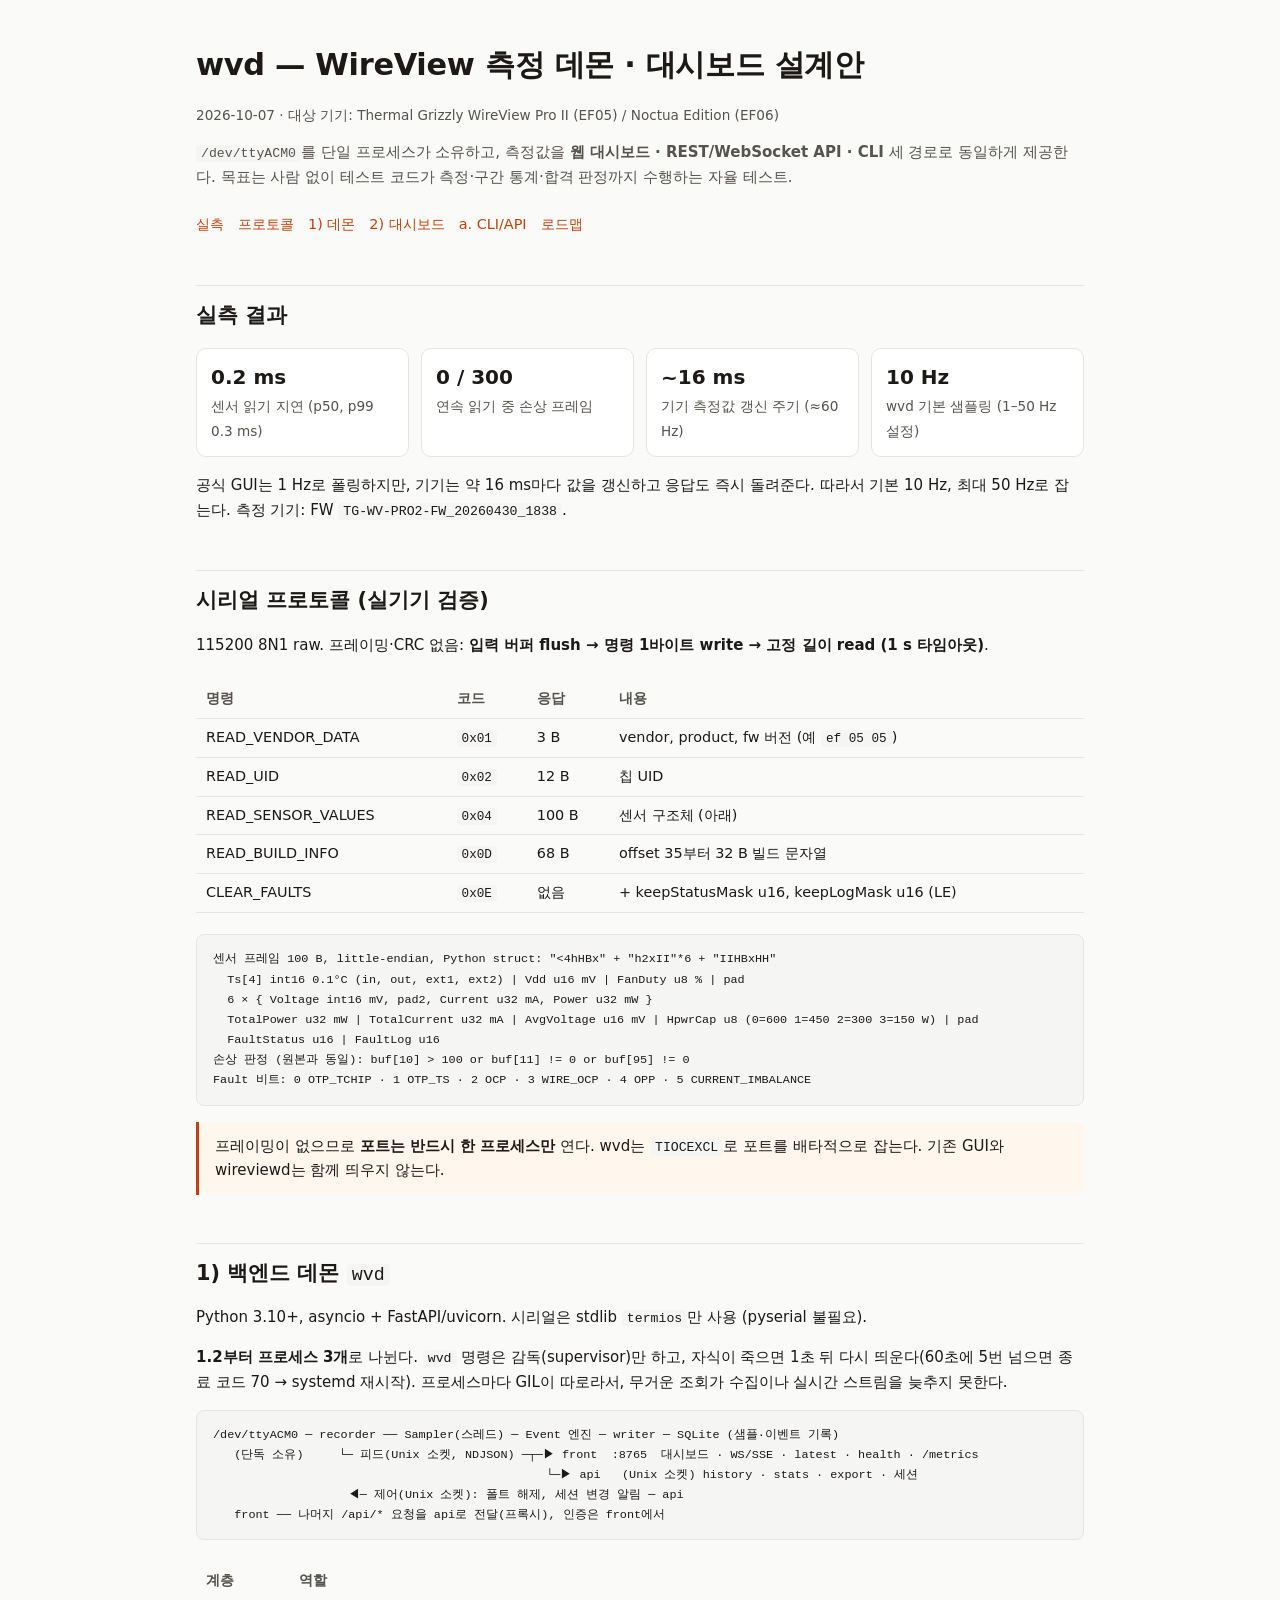
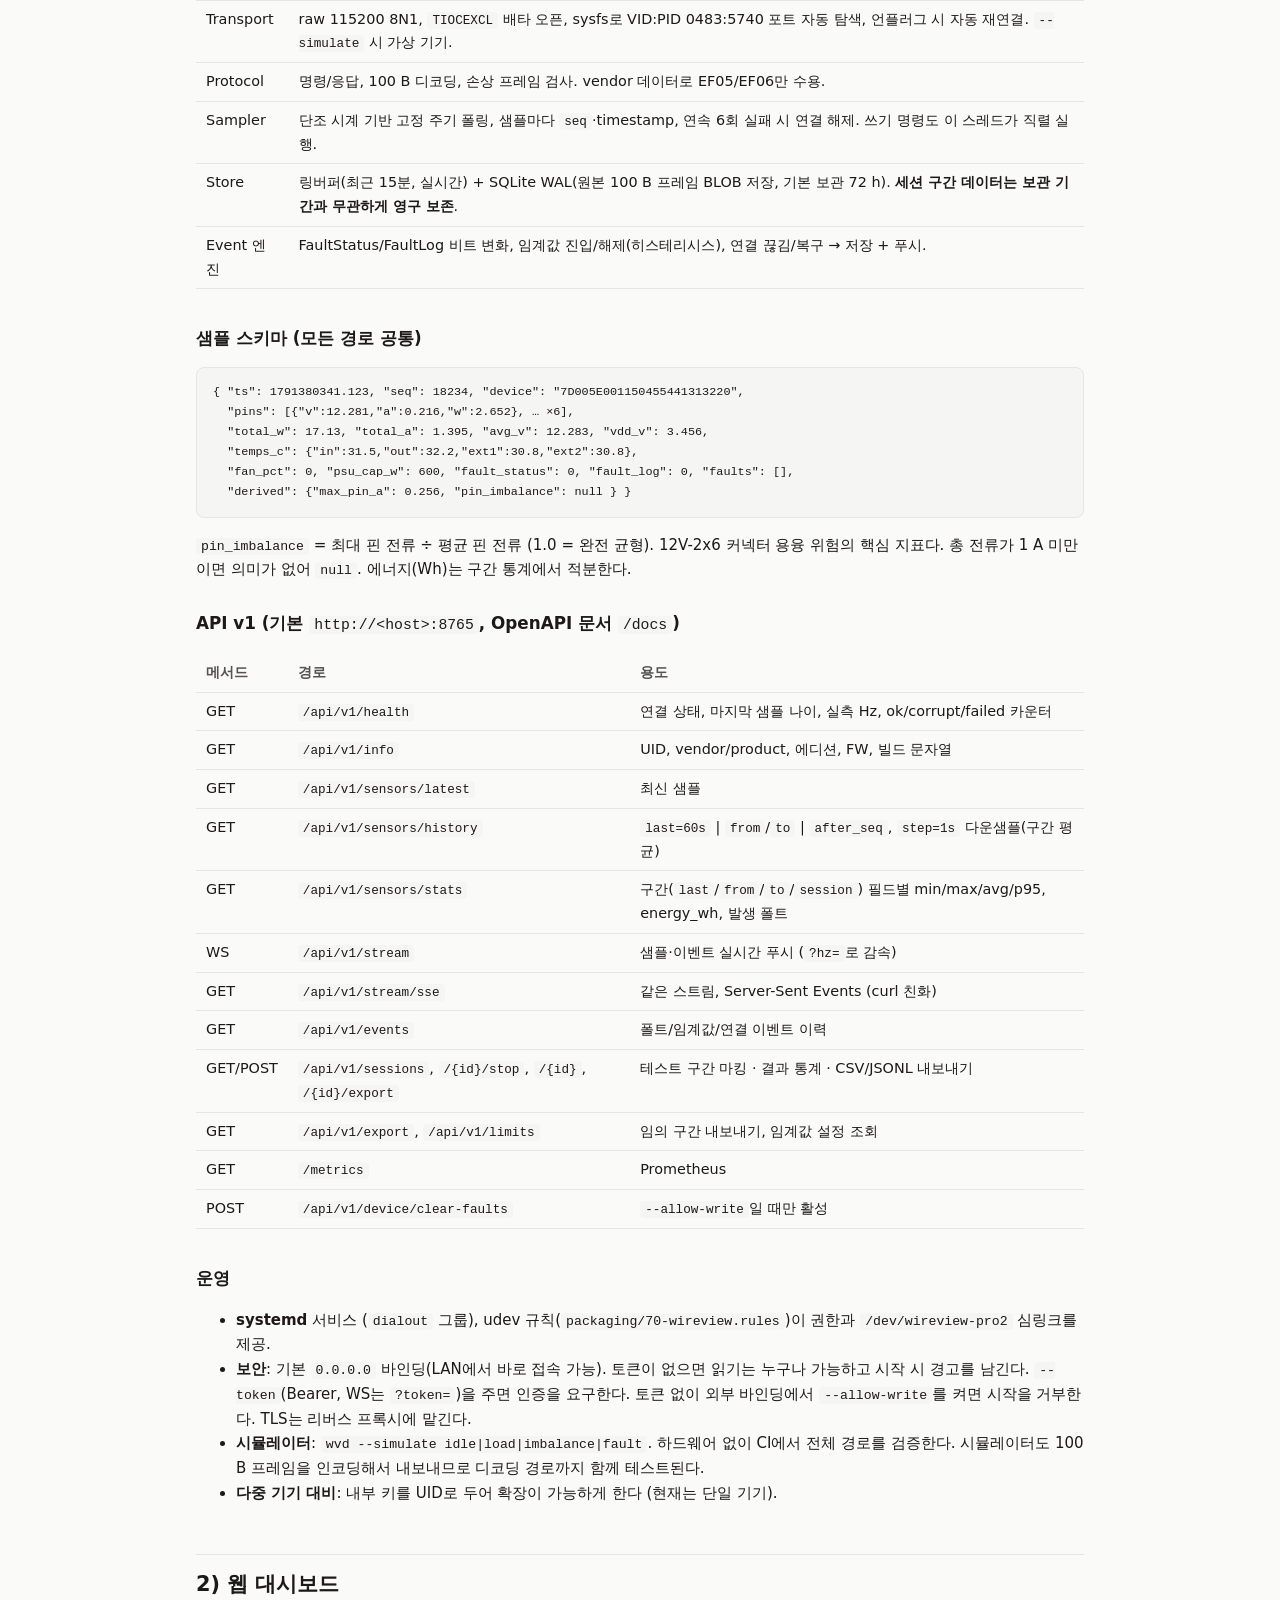
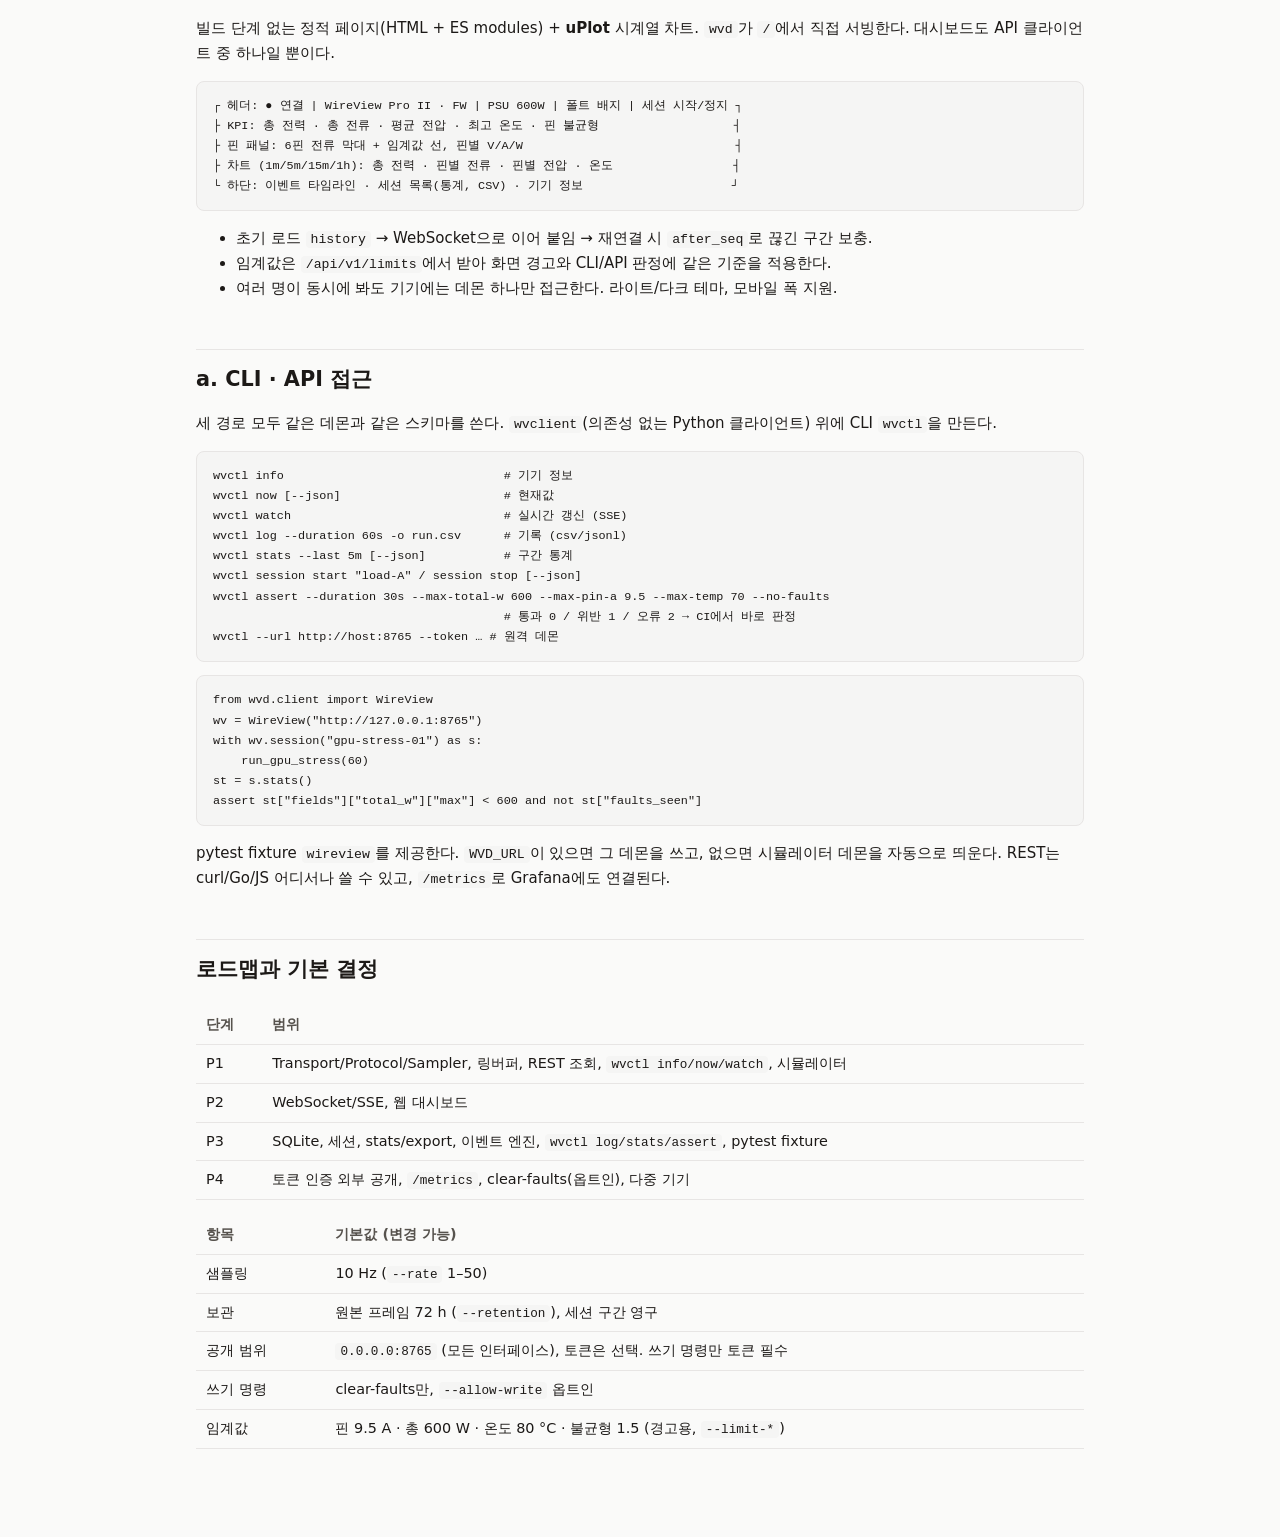
<file: docs/design.html>
<!doctype html>
<html lang="ko">
<head>
<meta charset="utf-8">
<meta name="viewport" content="width=device-width, initial-scale=1">
<title>wvd 설계안</title>
<style>
  :root {
    --bg: #fafaf9; --surface: #ffffff; --text: #1c1917; --muted: #57534e;
    --border: #e7e5e4; --accent: #c2410c; --accent-soft: #fff7ed; --code-bg: #f5f5f4;
  }
  @media (prefers-color-scheme: dark) {
    :root:not([data-theme="light"]) {
      --bg: #141210; --surface: #1c1917; --text: #f5f5f4; --muted: #a8a29e;
      --border: #2e2a27; --accent: #fb923c; --accent-soft: #2a1a10; --code-bg: #252220;
    }
  }
  :root[data-theme="dark"] {
    --bg: #141210; --surface: #1c1917; --text: #f5f5f4; --muted: #a8a29e;
    --border: #2e2a27; --accent: #fb923c; --accent-soft: #2a1a10; --code-bg: #252220;
  }
  * { box-sizing: border-box; }
  body { margin: 0; background: var(--bg); color: var(--text);
    font: 15px/1.65 system-ui, -apple-system, "Segoe UI", "Noto Sans KR", sans-serif; }
  main { max-width: 920px; margin: 0 auto; padding: 40px 16px 80px; }
  h1 { font-size: 1.9rem; margin: 0 0 4px; letter-spacing: -0.01em; }
  h2 { font-size: 1.3rem; margin: 48px 0 12px; padding-top: 12px; border-top: 1px solid var(--border); }
  h3 { font-size: 1.05rem; margin: 28px 0 8px; }
  p, li { color: var(--text); }
  .lede { color: var(--muted); margin: 0 0 24px; }
  .meta { color: var(--muted); font-size: 0.85rem; }
  code { font: 0.88em ui-monospace, SFMono-Regular, Menlo, monospace; background: var(--code-bg);
    padding: 1px 5px; border-radius: 4px; }
  pre { background: var(--code-bg); border: 1px solid var(--border); border-radius: 8px;
    padding: 14px 16px; overflow-x: auto; font: 0.84rem/1.5 ui-monospace, SFMono-Regular, Menlo, monospace; }
  pre code { background: none; padding: 0; }
  .table-wrap { overflow-x: auto; }
  table { border-collapse: collapse; width: 100%; font-size: 0.9rem; margin: 8px 0; }
  th, td { text-align: left; padding: 7px 10px; border-bottom: 1px solid var(--border); vertical-align: top; }
  th { color: var(--muted); font-weight: 600; }
  .callout { background: var(--accent-soft); border-left: 3px solid var(--accent);
    padding: 12px 16px; border-radius: 0 8px 8px 0; margin: 16px 0; }
  .grid { display: grid; grid-template-columns: repeat(auto-fit, minmax(190px, 1fr)); gap: 12px; margin: 16px 0; }
  .card { background: var(--surface); border: 1px solid var(--border); border-radius: 10px; padding: 12px 14px; }
  .card b { display: block; font-size: 1.25rem; }
  .card span { color: var(--muted); font-size: 0.85rem; }
  nav { margin: 16px 0 0; font-size: 0.9rem; }
  nav a { color: var(--accent); margin-right: 14px; text-decoration: none; }
</style>
</head>
<body>
<main>
<h1>wvd — WireView 측정 데몬 · 대시보드 설계안</h1>
<p class="meta">2026-10-07 · 대상 기기: Thermal Grizzly WireView Pro II (EF05) / Noctua Edition (EF06)</p>
<p class="lede"><code>/dev/ttyACM0</code>를 단일 프로세스가 소유하고, 측정값을 <b>웹 대시보드 · REST/WebSocket API · CLI</b> 세 경로로 동일하게 제공한다. 목표는 사람 없이 테스트 코드가 측정·구간 통계·합격 판정까지 수행하는 자율 테스트.</p>
<nav><a href="#facts">실측</a><a href="#protocol">프로토콜</a><a href="#daemon">1) 데몬</a><a href="#dashboard">2) 대시보드</a><a href="#access">a. CLI/API</a><a href="#roadmap">로드맵</a></nav>

<h2 id="facts">실측 결과</h2>
<div class="grid">
  <div class="card"><b>0.2 ms</b><span>센서 읽기 지연 (p50, p99 0.3 ms)</span></div>
  <div class="card"><b>0 / 300</b><span>연속 읽기 중 손상 프레임</span></div>
  <div class="card"><b>~16 ms</b><span>기기 측정값 갱신 주기 (≈60 Hz)</span></div>
  <div class="card"><b>10 Hz</b><span>wvd 기본 샘플링 (1–50 Hz 설정)</span></div>
</div>
<p>공식 GUI는 1 Hz로 폴링하지만, 기기는 약 16 ms마다 값을 갱신하고 응답도 즉시 돌려준다. 따라서 기본 10 Hz, 최대 50 Hz로 잡는다. 측정 기기: FW <code>TG-WV-PRO2-FW_20260430_1838</code>.</p>

<h2 id="protocol">시리얼 프로토콜 (실기기 검증)</h2>
<p>115200 8N1 raw. 프레이밍·CRC 없음: <b>입력 버퍼 flush → 명령 1바이트 write → 고정 길이 read (1 s 타임아웃)</b>.</p>
<div class="table-wrap"><table>
  <tr><th>명령</th><th>코드</th><th>응답</th><th>내용</th></tr>
  <tr><td>READ_VENDOR_DATA</td><td><code>0x01</code></td><td>3 B</td><td>vendor, product, fw 버전 (예 <code>ef 05 05</code>)</td></tr>
  <tr><td>READ_UID</td><td><code>0x02</code></td><td>12 B</td><td>칩 UID</td></tr>
  <tr><td>READ_SENSOR_VALUES</td><td><code>0x04</code></td><td>100 B</td><td>센서 구조체 (아래)</td></tr>
  <tr><td>READ_BUILD_INFO</td><td><code>0x0D</code></td><td>68 B</td><td>offset 35부터 32 B 빌드 문자열</td></tr>
  <tr><td>CLEAR_FAULTS</td><td><code>0x0E</code></td><td>없음</td><td>+ keepStatusMask u16, keepLogMask u16 (LE)</td></tr>
</table></div>
<pre><code>센서 프레임 100 B, little-endian, Python struct: "&lt;4hHBx" + "h2xII"*6 + "IIHBxHH"
  Ts[4] int16 0.1°C (in, out, ext1, ext2) | Vdd u16 mV | FanDuty u8 % | pad
  6 × { Voltage int16 mV, pad2, Current u32 mA, Power u32 mW }
  TotalPower u32 mW | TotalCurrent u32 mA | AvgVoltage u16 mV | HpwrCap u8 (0=600 1=450 2=300 3=150 W) | pad
  FaultStatus u16 | FaultLog u16
손상 판정 (원본과 동일): buf[10] &gt; 100 or buf[11] != 0 or buf[95] != 0
Fault 비트: 0 OTP_TCHIP · 1 OTP_TS · 2 OCP · 3 WIRE_OCP · 4 OPP · 5 CURRENT_IMBALANCE</code></pre>
<div class="callout">프레이밍이 없으므로 <b>포트는 반드시 한 프로세스만</b> 연다. wvd는 <code>TIOCEXCL</code>로 포트를 배타적으로 잡는다. 기존 GUI와 wireviewd는 함께 띄우지 않는다.</div>

<h2 id="daemon">1) 백엔드 데몬 <code>wvd</code></h2>
<p>Python 3.10+, asyncio + FastAPI/uvicorn. 시리얼은 stdlib <code>termios</code>만 사용 (pyserial 불필요).</p>
<p><b>1.2부터 프로세스 3개</b>로 나뉜다. <code>wvd</code> 명령은 감독(supervisor)만 하고, 자식이 죽으면 1초 뒤 다시 띄운다(60초에 5번 넘으면 종료 코드 70 → systemd 재시작). 프로세스마다 GIL이 따로라서, 무거운 조회가 수집이나 실시간 스트림을 늦추지 못한다.</p>
<pre><code>/dev/ttyACM0 ─ recorder ── Sampler(스레드) ─ Event 엔진 ─ writer ─ SQLite (샘플·이벤트 기록)
   (단독 소유)     └─ 피드(Unix 소켓, NDJSON) ─┬─▶ front  :8765  대시보드 · WS/SSE · latest · health · /metrics
                                               └─▶ api   (Unix 소켓) history · stats · export · 세션
                   ◀─ 제어(Unix 소켓): 폴트 해제, 세션 변경 알림 ─ api
   front ── 나머지 /api/* 요청을 api로 전달(프록시), 인증은 front에서</code></pre>
<div class="table-wrap"><table>
  <tr><th>계층</th><th>역할</th></tr>
  <tr><td>Transport</td><td>raw 115200 8N1, <code>TIOCEXCL</code> 배타 오픈, sysfs로 VID:PID 0483:5740 포트 자동 탐색, 언플러그 시 자동 재연결. <code>--simulate</code> 시 가상 기기.</td></tr>
  <tr><td>Protocol</td><td>명령/응답, 100 B 디코딩, 손상 프레임 검사. vendor 데이터로 EF05/EF06만 수용.</td></tr>
  <tr><td>Sampler</td><td>단조 시계 기반 고정 주기 폴링, 샘플마다 <code>seq</code>·timestamp, 연속 6회 실패 시 연결 해제. 쓰기 명령도 이 스레드가 직렬 실행.</td></tr>
  <tr><td>Store</td><td>링버퍼(최근 15분, 실시간) + SQLite WAL(원본 100 B 프레임 BLOB 저장, 기본 보관 72 h). <b>세션 구간 데이터는 보관 기간과 무관하게 영구 보존</b>.</td></tr>
  <tr><td>Event 엔진</td><td>FaultStatus/FaultLog 비트 변화, 임계값 진입/해제(히스테리시스), 연결 끊김/복구 → 저장 + 푸시.</td></tr>
</table></div>

<h3>샘플 스키마 (모든 경로 공통)</h3>
<pre><code>{ "ts": 1791380341.123, "seq": 18234, "device": "7D005E001150455441313220",
  "pins": [{"v":12.281,"a":0.216,"w":2.652}, … ×6],
  "total_w": 17.13, "total_a": 1.395, "avg_v": 12.283, "vdd_v": 3.456,
  "temps_c": {"in":31.5,"out":32.2,"ext1":30.8,"ext2":30.8},
  "fan_pct": 0, "psu_cap_w": 600, "fault_status": 0, "fault_log": 0, "faults": [],
  "derived": {"max_pin_a": 0.256, "pin_imbalance": null } }</code></pre>
<p><code>pin_imbalance</code> = 최대 핀 전류 ÷ 평균 핀 전류 (1.0 = 완전 균형). 12V-2x6 커넥터 용융 위험의 핵심 지표다. 총 전류가 1 A 미만이면 의미가 없어 <code>null</code>. 에너지(Wh)는 구간 통계에서 적분한다.</p>

<h3>API v1 (기본 <code>http://&lt;host&gt;:8765</code>, OpenAPI 문서 <code>/docs</code>)</h3>
<div class="table-wrap"><table>
  <tr><th>메서드</th><th>경로</th><th>용도</th></tr>
  <tr><td>GET</td><td><code>/api/v1/health</code></td><td>연결 상태, 마지막 샘플 나이, 실측 Hz, ok/corrupt/failed 카운터</td></tr>
  <tr><td>GET</td><td><code>/api/v1/info</code></td><td>UID, vendor/product, 에디션, FW, 빌드 문자열</td></tr>
  <tr><td>GET</td><td><code>/api/v1/sensors/latest</code></td><td>최신 샘플</td></tr>
  <tr><td>GET</td><td><code>/api/v1/sensors/history</code></td><td><code>last=60s</code> | <code>from</code>/<code>to</code> | <code>after_seq</code>, <code>step=1s</code> 다운샘플(구간 평균)</td></tr>
  <tr><td>GET</td><td><code>/api/v1/sensors/stats</code></td><td>구간(<code>last</code>/<code>from</code>/<code>to</code>/<code>session</code>) 필드별 min/max/avg/p95, energy_wh, 발생 폴트</td></tr>
  <tr><td>WS</td><td><code>/api/v1/stream</code></td><td>샘플·이벤트 실시간 푸시 (<code>?hz=</code>로 감속)</td></tr>
  <tr><td>GET</td><td><code>/api/v1/stream/sse</code></td><td>같은 스트림, Server-Sent Events (curl 친화)</td></tr>
  <tr><td>GET</td><td><code>/api/v1/events</code></td><td>폴트/임계값/연결 이벤트 이력</td></tr>
  <tr><td>GET/POST</td><td><code>/api/v1/sessions</code>, <code>/{id}/stop</code>, <code>/{id}</code>, <code>/{id}/export</code></td><td>테스트 구간 마킹 · 결과 통계 · CSV/JSONL 내보내기</td></tr>
  <tr><td>GET</td><td><code>/api/v1/export</code>, <code>/api/v1/limits</code></td><td>임의 구간 내보내기, 임계값 설정 조회</td></tr>
  <tr><td>GET</td><td><code>/metrics</code></td><td>Prometheus</td></tr>
  <tr><td>POST</td><td><code>/api/v1/device/clear-faults</code></td><td><code>--allow-write</code>일 때만 활성</td></tr>
</table></div>

<h3>운영</h3>
<ul>
  <li><b>systemd</b> 서비스 (<code>dialout</code> 그룹), udev 규칙(<code>packaging/70-wireview.rules</code>)이 권한과 <code>/dev/wireview-pro2</code> 심링크를 제공.</li>
  <li><b>보안</b>: 기본 <code>0.0.0.0</code> 바인딩(LAN에서 바로 접속 가능). 토큰이 없으면 읽기는 누구나 가능하고 시작 시 경고를 남긴다. <code>--token</code>(Bearer, WS는 <code>?token=</code>)을 주면 인증을 요구한다. 토큰 없이 외부 바인딩에서 <code>--allow-write</code>를 켜면 시작을 거부한다. TLS는 리버스 프록시에 맡긴다.</li>
  <li><b>시뮬레이터</b>: <code>wvd --simulate idle|load|imbalance|fault</code>. 하드웨어 없이 CI에서 전체 경로를 검증한다. 시뮬레이터도 100 B 프레임을 인코딩해서 내보내므로 디코딩 경로까지 함께 테스트된다.</li>
  <li><b>다중 기기 대비</b>: 내부 키를 UID로 두어 확장이 가능하게 한다 (현재는 단일 기기).</li>
</ul>

<h2 id="dashboard">2) 웹 대시보드</h2>
<p>빌드 단계 없는 정적 페이지(HTML + ES modules) + <b>uPlot</b> 시계열 차트. <code>wvd</code>가 <code>/</code>에서 직접 서빙한다. 대시보드도 API 클라이언트 중 하나일 뿐이다.</p>
<pre><code>┌ 헤더: ● 연결 | WireView Pro II · FW | PSU 600W | 폴트 배지 | 세션 시작/정지 ┐
├ KPI: 총 전력 · 총 전류 · 평균 전압 · 최고 온도 · 핀 불균형                   ┤
├ 핀 패널: 6핀 전류 막대 + 임계값 선, 핀별 V/A/W                              ┤
├ 차트 (1m/5m/15m/1h): 총 전력 · 핀별 전류 · 핀별 전압 · 온도                 ┤
└ 하단: 이벤트 타임라인 · 세션 목록(통계, CSV) · 기기 정보                     ┘</code></pre>
<ul>
  <li>초기 로드 <code>history</code> → WebSocket으로 이어 붙임 → 재연결 시 <code>after_seq</code>로 끊긴 구간 보충.</li>
  <li>임계값은 <code>/api/v1/limits</code>에서 받아 화면 경고와 CLI/API 판정에 같은 기준을 적용한다.</li>
  <li>여러 명이 동시에 봐도 기기에는 데몬 하나만 접근한다. 라이트/다크 테마, 모바일 폭 지원.</li>
</ul>

<h2 id="access">a. CLI · API 접근</h2>
<p>세 경로 모두 같은 데몬과 같은 스키마를 쓴다. <code>wvclient</code>(의존성 없는 Python 클라이언트) 위에 CLI <code>wvctl</code>을 만든다.</p>
<pre><code>wvctl info                               # 기기 정보
wvctl now [--json]                       # 현재값
wvctl watch                              # 실시간 갱신 (SSE)
wvctl log --duration 60s -o run.csv      # 기록 (csv/jsonl)
wvctl stats --last 5m [--json]           # 구간 통계
wvctl session start "load-A" / session stop [--json]
wvctl assert --duration 30s --max-total-w 600 --max-pin-a 9.5 --max-temp 70 --no-faults
                                         # 통과 0 / 위반 1 / 오류 2 → CI에서 바로 판정
wvctl --url http://host:8765 --token … # 원격 데몬</code></pre>
<pre><code>from wvd.client import WireView
wv = WireView("http://127.0.0.1:8765")
with wv.session("gpu-stress-01") as s:
    run_gpu_stress(60)
st = s.stats()
assert st["fields"]["total_w"]["max"] &lt; 600 and not st["faults_seen"]</code></pre>
<p>pytest fixture <code>wireview</code>를 제공한다. <code>WVD_URL</code>이 있으면 그 데몬을 쓰고, 없으면 시뮬레이터 데몬을 자동으로 띄운다. REST는 curl/Go/JS 어디서나 쓸 수 있고, <code>/metrics</code>로 Grafana에도 연결된다.</p>

<h2 id="roadmap">로드맵과 기본 결정</h2>
<div class="table-wrap"><table>
  <tr><th>단계</th><th>범위</th></tr>
  <tr><td>P1</td><td>Transport/Protocol/Sampler, 링버퍼, REST 조회, <code>wvctl info/now/watch</code>, 시뮬레이터</td></tr>
  <tr><td>P2</td><td>WebSocket/SSE, 웹 대시보드</td></tr>
  <tr><td>P3</td><td>SQLite, 세션, stats/export, 이벤트 엔진, <code>wvctl log/stats/assert</code>, pytest fixture</td></tr>
  <tr><td>P4</td><td>토큰 인증 외부 공개, <code>/metrics</code>, clear-faults(옵트인), 다중 기기</td></tr>
</table></div>
<div class="table-wrap"><table>
  <tr><th>항목</th><th>기본값 (변경 가능)</th></tr>
  <tr><td>샘플링</td><td>10 Hz (<code>--rate</code> 1–50)</td></tr>
  <tr><td>보관</td><td>원본 프레임 72 h (<code>--retention</code>), 세션 구간 영구</td></tr>
  <tr><td>공개 범위</td><td><code>0.0.0.0:8765</code> (모든 인터페이스), 토큰은 선택. 쓰기 명령만 토큰 필수</td></tr>
  <tr><td>쓰기 명령</td><td>clear-faults만, <code>--allow-write</code> 옵트인</td></tr>
  <tr><td>임계값</td><td>핀 9.5 A · 총 600 W · 온도 80 °C · 불균형 1.5 (경고용, <code>--limit-*</code>)</td></tr>
</table></div>
</main>
</body>
</html>
</file>
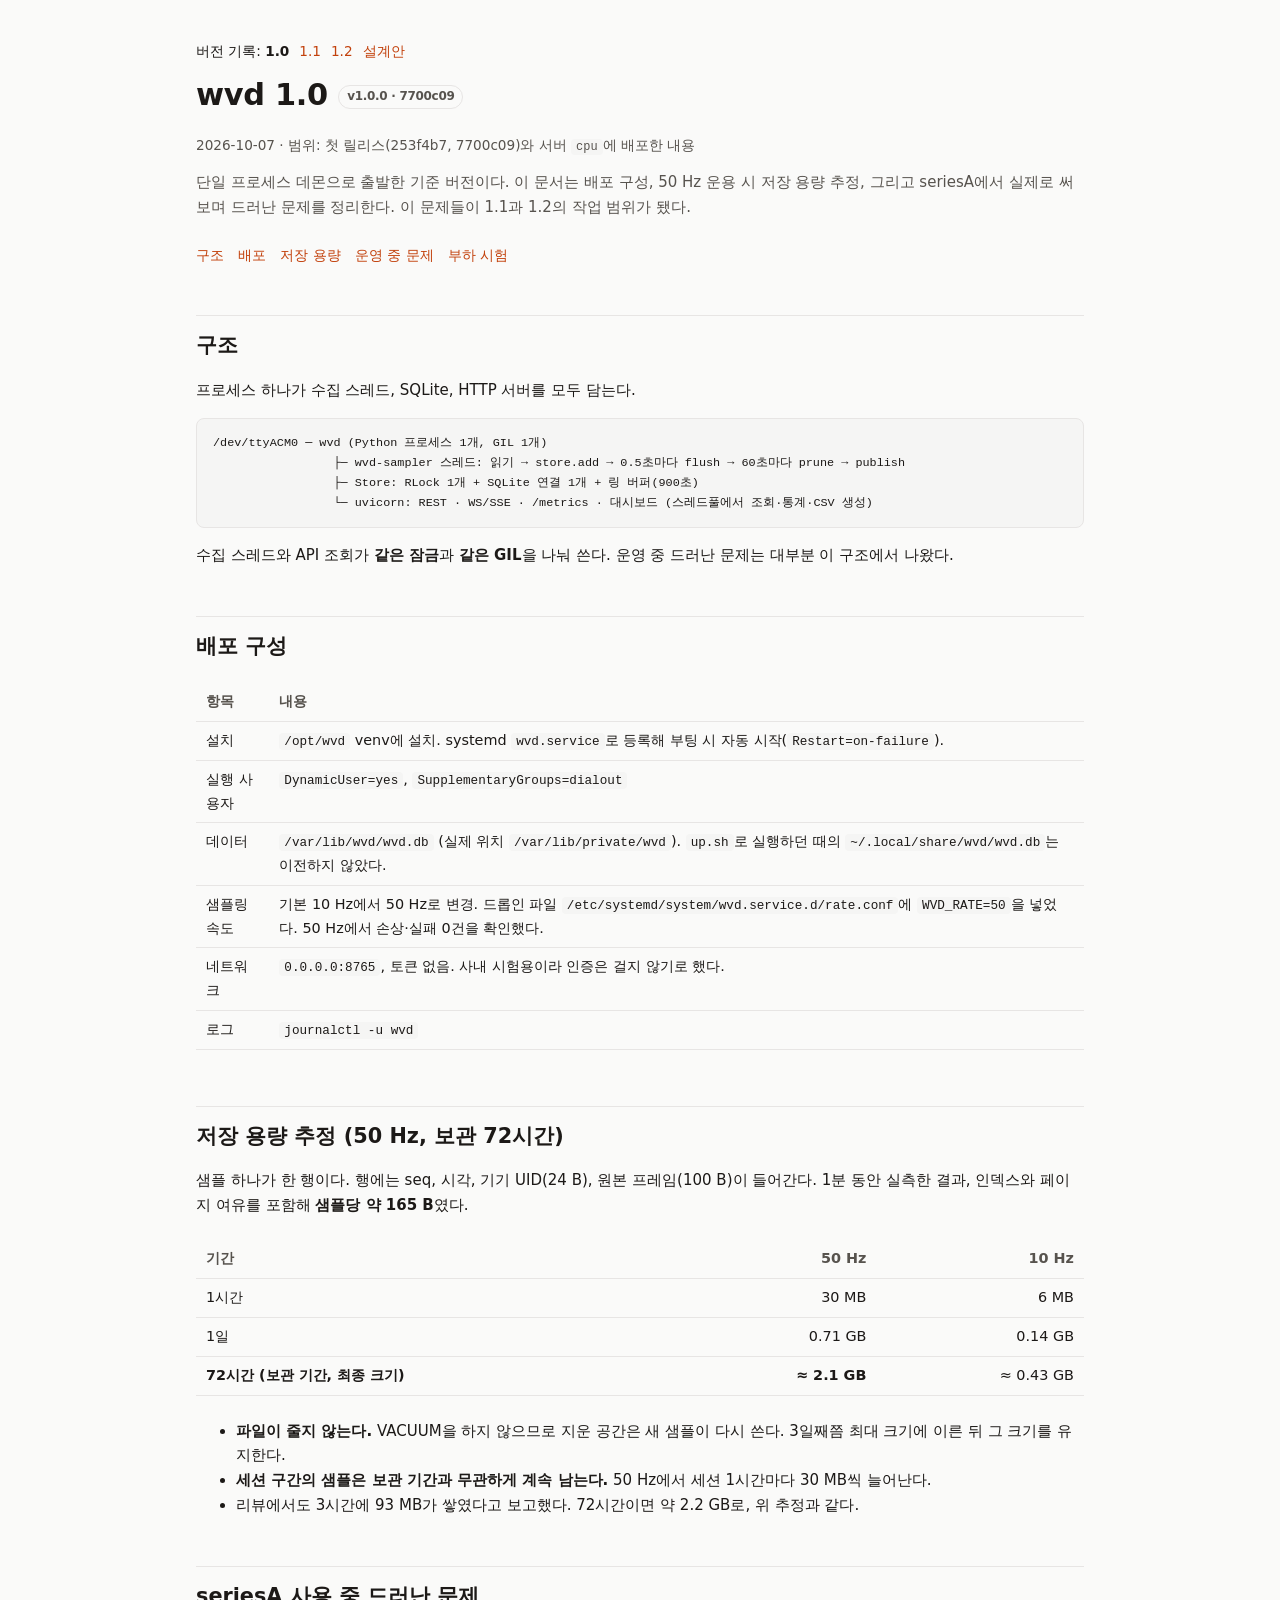
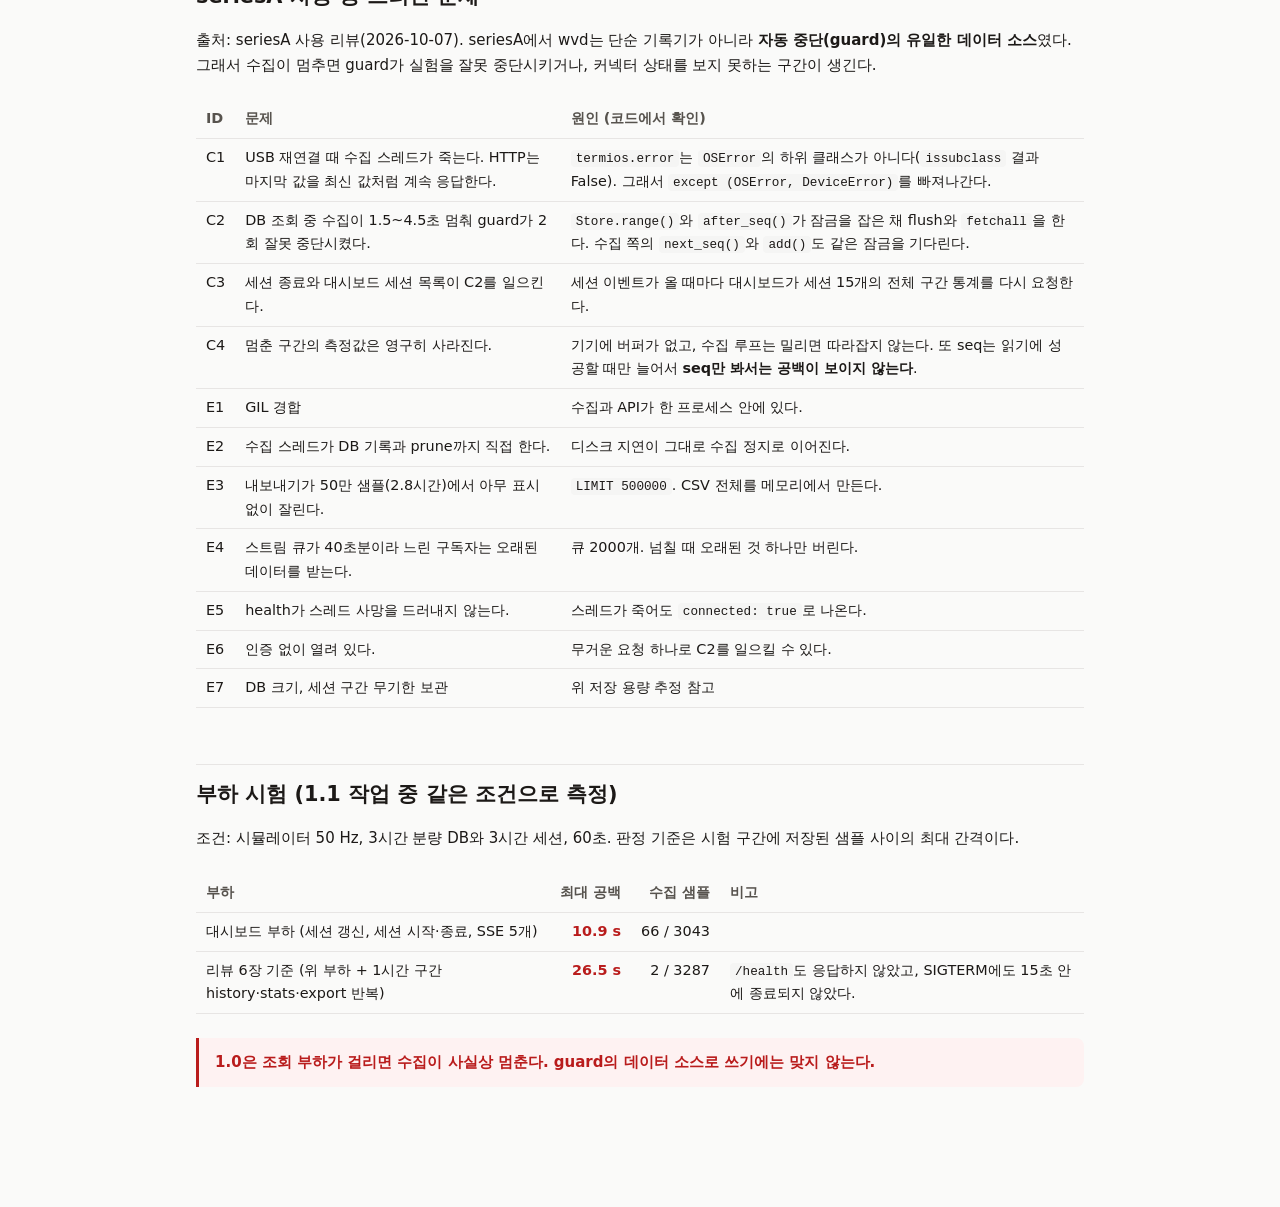
<file: docs/v1.0.html>
<!doctype html>
<html lang="ko">
<head>
<meta charset="utf-8">
<meta name="viewport" content="width=device-width, initial-scale=1">
<title>wvd 1.0 기록</title>
<style>
  :root {
    --bg: #fafaf9; --surface: #ffffff; --text: #1c1917; --muted: #57534e;
    --border: #e7e5e4; --accent: #c2410c; --accent-soft: #fff7ed; --code-bg: #f5f5f4;
    --ok: #15803d; --ok-soft: #f0fdf4; --bad: #b91c1c; --bad-soft: #fef2f2;
  }
  @media (prefers-color-scheme: dark) {
    :root:not([data-theme="light"]) {
      --bg: #141210; --surface: #1c1917; --text: #f5f5f4; --muted: #a8a29e;
      --border: #2e2a27; --accent: #fb923c; --accent-soft: #2a1a10; --code-bg: #252220;
      --ok: #4ade80; --ok-soft: #0f2417; --bad: #f87171; --bad-soft: #2a1212;
    }
  }
  :root[data-theme="dark"] {
    --bg: #141210; --surface: #1c1917; --text: #f5f5f4; --muted: #a8a29e;
    --border: #2e2a27; --accent: #fb923c; --accent-soft: #2a1a10; --code-bg: #252220;
    --ok: #4ade80; --ok-soft: #0f2417; --bad: #f87171; --bad-soft: #2a1212;
  }
  * { box-sizing: border-box; }
  body { margin: 0; background: var(--bg); color: var(--text);
    font: 15px/1.65 system-ui, -apple-system, "Segoe UI", "Noto Sans KR", sans-serif; }
  main { max-width: 920px; margin: 0 auto; padding: 40px 16px 80px; }
  h1 { font-size: 1.9rem; margin: 0 0 4px; letter-spacing: -0.01em; }
  h2 { font-size: 1.3rem; margin: 48px 0 12px; padding-top: 12px; border-top: 1px solid var(--border); }
  h3 { font-size: 1.05rem; margin: 28px 0 8px; }
  p, li { color: var(--text); }
  .lede { color: var(--muted); margin: 0 0 24px; }
  .meta { color: var(--muted); font-size: 0.85rem; }
  code { font: 0.88em ui-monospace, SFMono-Regular, Menlo, monospace; background: var(--code-bg);
    padding: 1px 5px; border-radius: 4px; }
  pre { background: var(--code-bg); border: 1px solid var(--border); border-radius: 8px;
    padding: 14px 16px; overflow-x: auto; font: 0.84rem/1.5 ui-monospace, SFMono-Regular, Menlo, monospace; }
  pre code { background: none; padding: 0; }
  .table-wrap { overflow-x: auto; }
  table { border-collapse: collapse; width: 100%; font-size: 0.9rem; margin: 8px 0; }
  th, td { text-align: left; padding: 7px 10px; border-bottom: 1px solid var(--border); vertical-align: top; }
  th { color: var(--muted); font-weight: 600; }
  td.num, th.num { text-align: right; font-variant-numeric: tabular-nums; white-space: nowrap; }
  .callout { background: var(--accent-soft); border-left: 3px solid var(--accent);
    padding: 12px 16px; border-radius: 0 8px 8px 0; margin: 16px 0; }
  .callout.ok { background: var(--ok-soft); border-color: var(--ok); }
  .callout.bad { background: var(--bad-soft); border-color: var(--bad); }
  .grid { display: grid; grid-template-columns: repeat(auto-fit, minmax(190px, 1fr)); gap: 12px; margin: 16px 0; }
  .card { background: var(--surface); border: 1px solid var(--border); border-radius: 10px; padding: 12px 14px; }
  .card b { display: block; font-size: 1.25rem; font-variant-numeric: tabular-nums; }
  .card span { color: var(--muted); font-size: 0.85rem; }
  .ok { color: var(--ok); font-weight: 600; }
  .bad { color: var(--bad); font-weight: 600; }
  .tag { display: inline-block; font-size: 0.75rem; font-weight: 600; padding: 1px 8px; border-radius: 999px;
    border: 1px solid var(--border); color: var(--muted); vertical-align: middle; }
  nav { margin: 16px 0 0; font-size: 0.9rem; }
  nav a { color: var(--accent); margin-right: 14px; text-decoration: none; }
  nav a.here { color: var(--text); font-weight: 600; }
  .versions { margin: 0 0 8px; font-size: 0.85rem; }
  .versions a { color: var(--accent); text-decoration: none; margin-right: 10px; }
  .versions a.here { color: var(--text); font-weight: 600; }
</style>
</head>
<body>
<main>
<p class="versions">버전 기록: <a href="v1.0.html" class="here">1.0</a><a href="v1.1.html">1.1</a><a href="v1.2.html">1.2</a><a href="design.html">설계안</a></p>
<h1>wvd 1.0 <span class="tag">v1.0.0 · 7700c09</span></h1>
<p class="meta">2026-10-07 · 범위: 첫 릴리스(253f4b7, 7700c09)와 서버 <code>cpu</code>에 배포한 내용</p>
<p class="lede">단일 프로세스 데몬으로 출발한 기준 버전이다. 이 문서는 배포 구성, 50 Hz 운용 시 저장 용량 추정, 그리고 seriesA에서 실제로 써 보며 드러난 문제를 정리한다. 이 문제들이 1.1과 1.2의 작업 범위가 됐다.</p>
<nav><a href="#arch">구조</a><a href="#deploy">배포</a><a href="#storage">저장 용량</a><a href="#issues">운영 중 문제</a><a href="#stress">부하 시험</a></nav>

<h2 id="arch">구조</h2>
<p>프로세스 하나가 수집 스레드, SQLite, HTTP 서버를 모두 담는다.</p>
<pre><code>/dev/ttyACM0 ─ wvd (Python 프로세스 1개, GIL 1개)
                 ├─ wvd-sampler 스레드: 읽기 → store.add → 0.5초마다 flush → 60초마다 prune → publish
                 ├─ Store: RLock 1개 + SQLite 연결 1개 + 링 버퍼(900초)
                 └─ uvicorn: REST · WS/SSE · /metrics · 대시보드 (스레드풀에서 조회·통계·CSV 생성)</code></pre>
<p>수집 스레드와 API 조회가 <b>같은 잠금</b>과 <b>같은 GIL</b>을 나눠 쓴다. 운영 중 드러난 문제는 대부분 이 구조에서 나왔다.</p>

<h2 id="deploy">배포 구성</h2>
<div class="table-wrap"><table>
  <tr><th>항목</th><th>내용</th></tr>
  <tr><td>설치</td><td><code>/opt/wvd</code> venv에 설치. systemd <code>wvd.service</code>로 등록해 부팅 시 자동 시작(<code>Restart=on-failure</code>).</td></tr>
  <tr><td>실행 사용자</td><td><code>DynamicUser=yes</code>, <code>SupplementaryGroups=dialout</code></td></tr>
  <tr><td>데이터</td><td><code>/var/lib/wvd/wvd.db</code> (실제 위치 <code>/var/lib/private/wvd</code>). <code>up.sh</code>로 실행하던 때의 <code>~/.local/share/wvd/wvd.db</code>는 이전하지 않았다.</td></tr>
  <tr><td>샘플링 속도</td><td>기본 10 Hz에서 50 Hz로 변경. 드롭인 파일 <code>/etc/systemd/system/wvd.service.d/rate.conf</code>에 <code>WVD_RATE=50</code>을 넣었다. 50 Hz에서 손상·실패 0건을 확인했다.</td></tr>
  <tr><td>네트워크</td><td><code>0.0.0.0:8765</code>, 토큰 없음. 사내 시험용이라 인증은 걸지 않기로 했다.</td></tr>
  <tr><td>로그</td><td><code>journalctl -u wvd</code></td></tr>
</table></div>

<h2 id="storage">저장 용량 추정 (50 Hz, 보관 72시간)</h2>
<p>샘플 하나가 한 행이다. 행에는 seq, 시각, 기기 UID(24 B), 원본 프레임(100 B)이 들어간다. 1분 동안 실측한 결과, 인덱스와 페이지 여유를 포함해 <b>샘플당 약 165 B</b>였다.</p>
<div class="table-wrap"><table>
  <tr><th>기간</th><th class="num">50 Hz</th><th class="num">10 Hz</th></tr>
  <tr><td>1시간</td><td class="num">30 MB</td><td class="num">6 MB</td></tr>
  <tr><td>1일</td><td class="num">0.71 GB</td><td class="num">0.14 GB</td></tr>
  <tr><td><b>72시간 (보관 기간, 최종 크기)</b></td><td class="num"><b>≈ 2.1 GB</b></td><td class="num">≈ 0.43 GB</td></tr>
</table></div>
<ul>
  <li><b>파일이 줄지 않는다.</b> VACUUM을 하지 않으므로 지운 공간은 새 샘플이 다시 쓴다. 3일째쯤 최대 크기에 이른 뒤 그 크기를 유지한다.</li>
  <li><b>세션 구간의 샘플은 보관 기간과 무관하게 계속 남는다.</b> 50 Hz에서 세션 1시간마다 30 MB씩 늘어난다.</li>
  <li>리뷰에서도 3시간에 93 MB가 쌓였다고 보고했다. 72시간이면 약 2.2 GB로, 위 추정과 같다.</li>
</ul>

<h2 id="issues">seriesA 사용 중 드러난 문제</h2>
<p>출처: seriesA 사용 리뷰(2026-10-07). seriesA에서 wvd는 단순 기록기가 아니라 <b>자동 중단(guard)의 유일한 데이터 소스</b>였다. 그래서 수집이 멈추면 guard가 실험을 잘못 중단시키거나, 커넥터 상태를 보지 못하는 구간이 생긴다.</p>
<div class="table-wrap"><table>
  <tr><th>ID</th><th>문제</th><th>원인 (코드에서 확인)</th></tr>
  <tr><td>C1</td><td>USB 재연결 때 수집 스레드가 죽는다. HTTP는 마지막 값을 최신 값처럼 계속 응답한다.</td><td><code>termios.error</code>는 <code>OSError</code>의 하위 클래스가 아니다(<code>issubclass</code> 결과 False). 그래서 <code>except (OSError, DeviceError)</code>를 빠져나간다.</td></tr>
  <tr><td>C2</td><td>DB 조회 중 수집이 1.5~4.5초 멈춰 guard가 2회 잘못 중단시켰다.</td><td><code>Store.range()</code>와 <code>after_seq()</code>가 잠금을 잡은 채 flush와 <code>fetchall</code>을 한다. 수집 쪽의 <code>next_seq()</code>와 <code>add()</code>도 같은 잠금을 기다린다.</td></tr>
  <tr><td>C3</td><td>세션 종료와 대시보드 세션 목록이 C2를 일으킨다.</td><td>세션 이벤트가 올 때마다 대시보드가 세션 15개의 전체 구간 통계를 다시 요청한다.</td></tr>
  <tr><td>C4</td><td>멈춘 구간의 측정값은 영구히 사라진다.</td><td>기기에 버퍼가 없고, 수집 루프는 밀리면 따라잡지 않는다. 또 seq는 읽기에 성공할 때만 늘어서 <b>seq만 봐서는 공백이 보이지 않는다</b>.</td></tr>
  <tr><td>E1</td><td>GIL 경합</td><td>수집과 API가 한 프로세스 안에 있다.</td></tr>
  <tr><td>E2</td><td>수집 스레드가 DB 기록과 prune까지 직접 한다.</td><td>디스크 지연이 그대로 수집 정지로 이어진다.</td></tr>
  <tr><td>E3</td><td>내보내기가 50만 샘플(2.8시간)에서 아무 표시 없이 잘린다.</td><td><code>LIMIT 500000</code>. CSV 전체를 메모리에서 만든다.</td></tr>
  <tr><td>E4</td><td>스트림 큐가 40초분이라 느린 구독자는 오래된 데이터를 받는다.</td><td>큐 2000개. 넘칠 때 오래된 것 하나만 버린다.</td></tr>
  <tr><td>E5</td><td>health가 스레드 사망을 드러내지 않는다.</td><td>스레드가 죽어도 <code>connected: true</code>로 나온다.</td></tr>
  <tr><td>E6</td><td>인증 없이 열려 있다.</td><td>무거운 요청 하나로 C2를 일으킬 수 있다.</td></tr>
  <tr><td>E7</td><td>DB 크기, 세션 구간 무기한 보관</td><td>위 저장 용량 추정 참고</td></tr>
</table></div>

<h2 id="stress">부하 시험 (1.1 작업 중 같은 조건으로 측정)</h2>
<p>조건: 시뮬레이터 50 Hz, 3시간 분량 DB와 3시간 세션, 60초. 판정 기준은 시험 구간에 저장된 샘플 사이의 최대 간격이다.</p>
<div class="table-wrap"><table>
  <tr><th>부하</th><th class="num">최대 공백</th><th class="num">수집 샘플</th><th>비고</th></tr>
  <tr><td>대시보드 부하 (세션 갱신, 세션 시작·종료, SSE 5개)</td><td class="num bad">10.9 s</td><td class="num">66 / 3043</td><td></td></tr>
  <tr><td>리뷰 6장 기준 (위 부하 + 1시간 구간 history·stats·export 반복)</td><td class="num bad">26.5 s</td><td class="num">2 / 3287</td><td><code>/health</code>도 응답하지 않았고, SIGTERM에도 15초 안에 종료되지 않았다.</td></tr>
</table></div>
<div class="callout bad">1.0은 조회 부하가 걸리면 수집이 사실상 멈춘다. guard의 데이터 소스로 쓰기에는 맞지 않는다.</div>
</main>
</body>
</html>
</file>
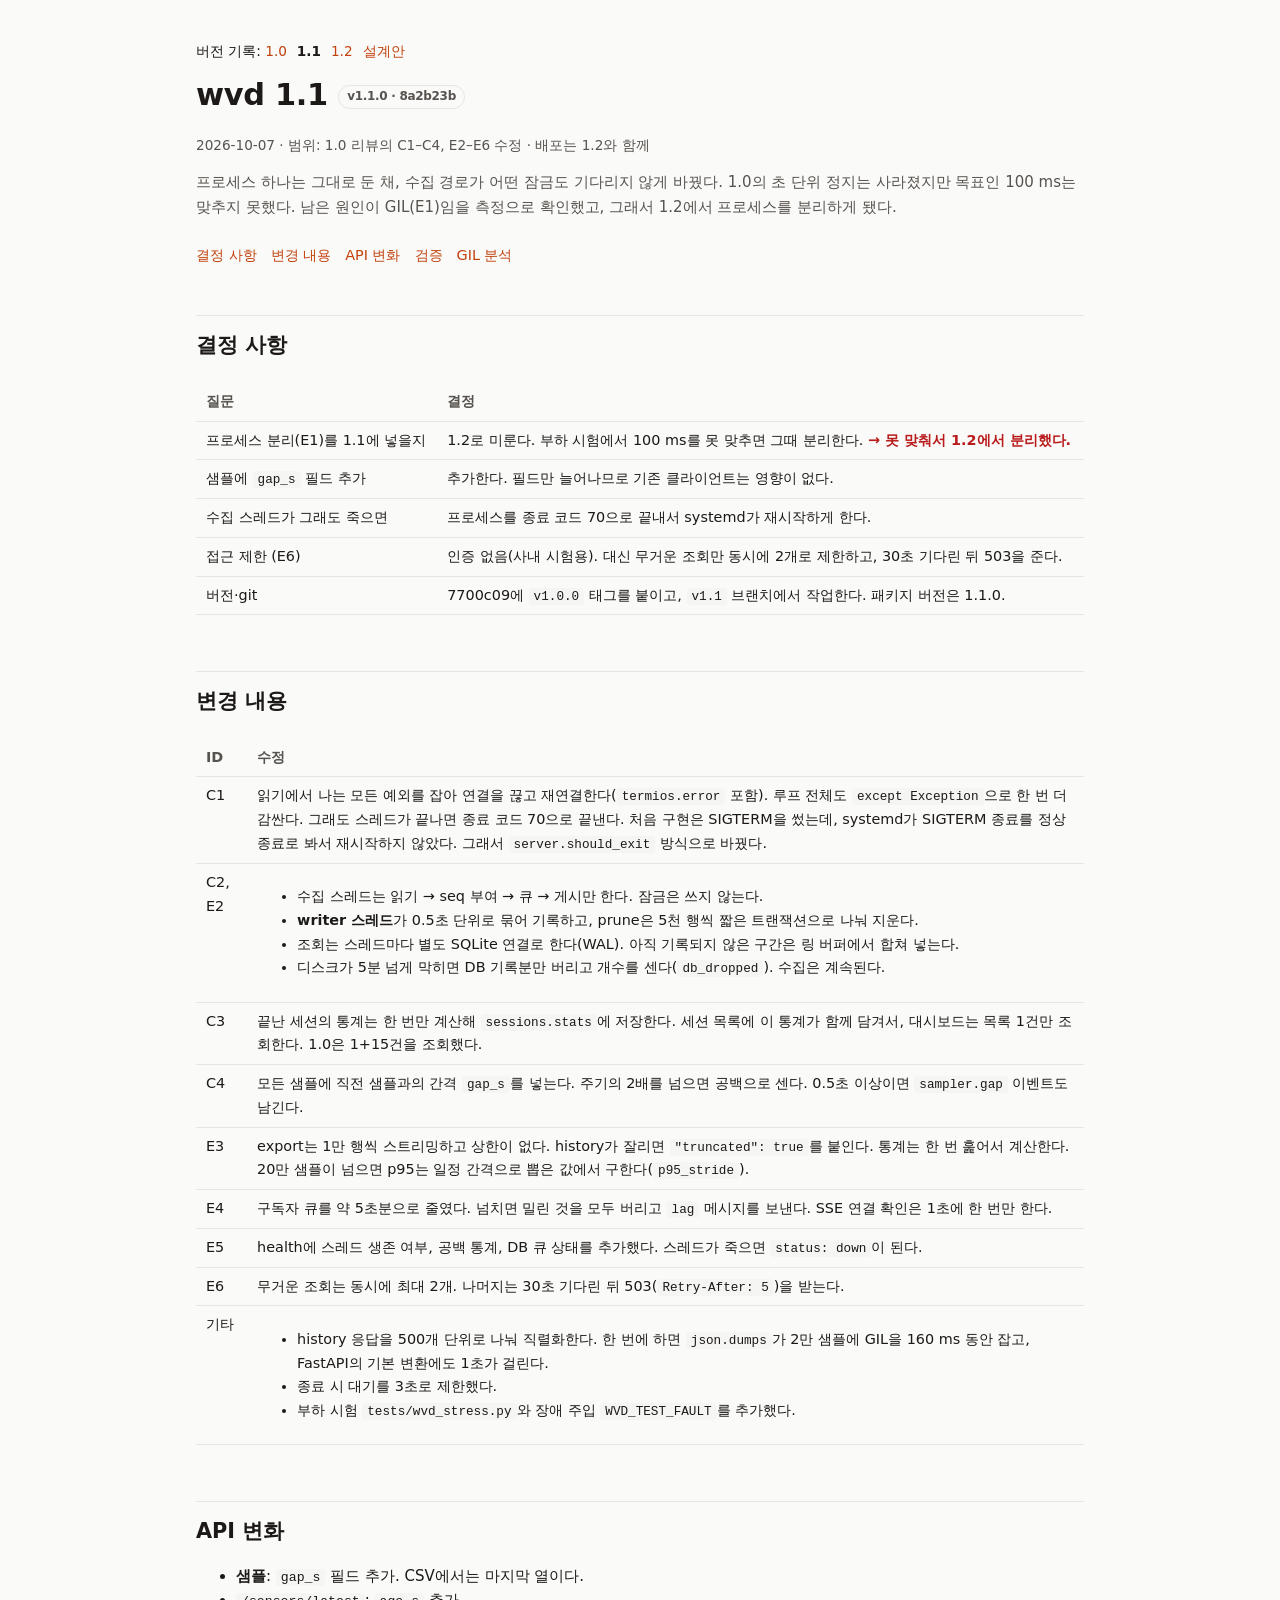
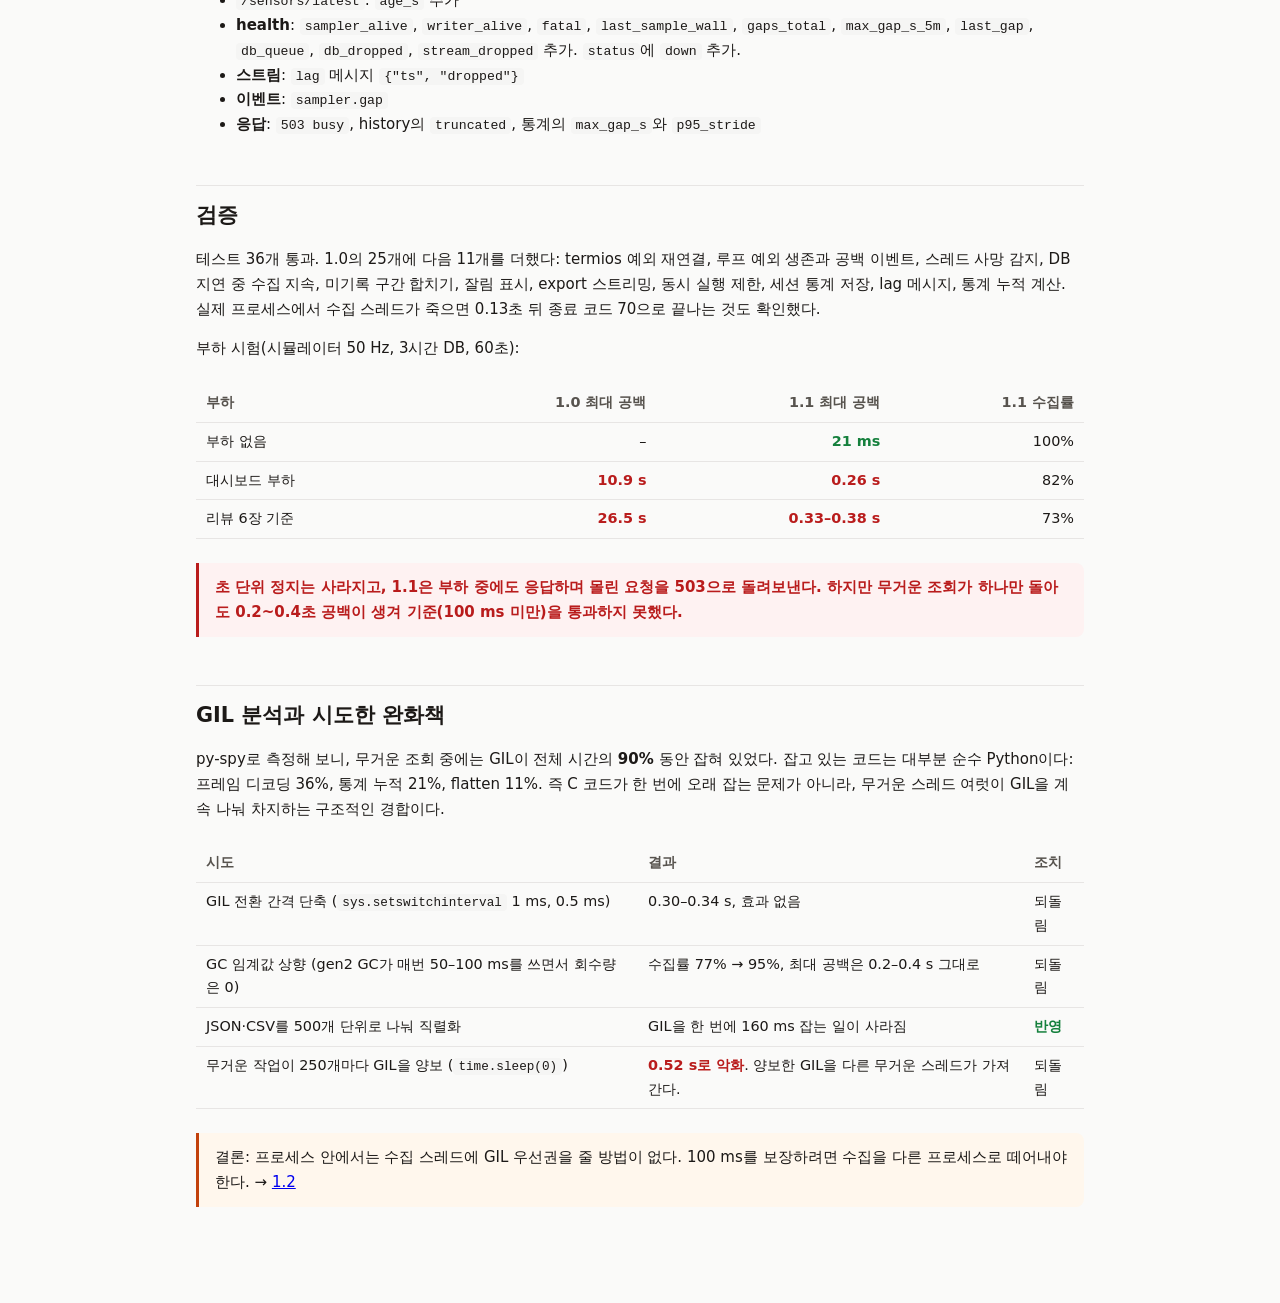
<file: docs/v1.1.html>
<!doctype html>
<html lang="ko">
<head>
<meta charset="utf-8">
<meta name="viewport" content="width=device-width, initial-scale=1">
<title>wvd 1.1 기록</title>
<style>
  :root {
    --bg: #fafaf9; --surface: #ffffff; --text: #1c1917; --muted: #57534e;
    --border: #e7e5e4; --accent: #c2410c; --accent-soft: #fff7ed; --code-bg: #f5f5f4;
    --ok: #15803d; --ok-soft: #f0fdf4; --bad: #b91c1c; --bad-soft: #fef2f2;
  }
  @media (prefers-color-scheme: dark) {
    :root:not([data-theme="light"]) {
      --bg: #141210; --surface: #1c1917; --text: #f5f5f4; --muted: #a8a29e;
      --border: #2e2a27; --accent: #fb923c; --accent-soft: #2a1a10; --code-bg: #252220;
      --ok: #4ade80; --ok-soft: #0f2417; --bad: #f87171; --bad-soft: #2a1212;
    }
  }
  :root[data-theme="dark"] {
    --bg: #141210; --surface: #1c1917; --text: #f5f5f4; --muted: #a8a29e;
    --border: #2e2a27; --accent: #fb923c; --accent-soft: #2a1a10; --code-bg: #252220;
    --ok: #4ade80; --ok-soft: #0f2417; --bad: #f87171; --bad-soft: #2a1212;
  }
  * { box-sizing: border-box; }
  body { margin: 0; background: var(--bg); color: var(--text);
    font: 15px/1.65 system-ui, -apple-system, "Segoe UI", "Noto Sans KR", sans-serif; }
  main { max-width: 920px; margin: 0 auto; padding: 40px 16px 80px; }
  h1 { font-size: 1.9rem; margin: 0 0 4px; letter-spacing: -0.01em; }
  h2 { font-size: 1.3rem; margin: 48px 0 12px; padding-top: 12px; border-top: 1px solid var(--border); }
  h3 { font-size: 1.05rem; margin: 28px 0 8px; }
  p, li { color: var(--text); }
  .lede { color: var(--muted); margin: 0 0 24px; }
  .meta { color: var(--muted); font-size: 0.85rem; }
  code { font: 0.88em ui-monospace, SFMono-Regular, Menlo, monospace; background: var(--code-bg);
    padding: 1px 5px; border-radius: 4px; }
  pre { background: var(--code-bg); border: 1px solid var(--border); border-radius: 8px;
    padding: 14px 16px; overflow-x: auto; font: 0.84rem/1.5 ui-monospace, SFMono-Regular, Menlo, monospace; }
  pre code { background: none; padding: 0; }
  .table-wrap { overflow-x: auto; }
  table { border-collapse: collapse; width: 100%; font-size: 0.9rem; margin: 8px 0; }
  th, td { text-align: left; padding: 7px 10px; border-bottom: 1px solid var(--border); vertical-align: top; }
  th { color: var(--muted); font-weight: 600; }
  td.num, th.num { text-align: right; font-variant-numeric: tabular-nums; white-space: nowrap; }
  .callout { background: var(--accent-soft); border-left: 3px solid var(--accent);
    padding: 12px 16px; border-radius: 0 8px 8px 0; margin: 16px 0; }
  .callout.ok { background: var(--ok-soft); border-color: var(--ok); }
  .callout.bad { background: var(--bad-soft); border-color: var(--bad); }
  .grid { display: grid; grid-template-columns: repeat(auto-fit, minmax(190px, 1fr)); gap: 12px; margin: 16px 0; }
  .card { background: var(--surface); border: 1px solid var(--border); border-radius: 10px; padding: 12px 14px; }
  .card b { display: block; font-size: 1.25rem; font-variant-numeric: tabular-nums; }
  .card span { color: var(--muted); font-size: 0.85rem; }
  .ok { color: var(--ok); font-weight: 600; }
  .bad { color: var(--bad); font-weight: 600; }
  .tag { display: inline-block; font-size: 0.75rem; font-weight: 600; padding: 1px 8px; border-radius: 999px;
    border: 1px solid var(--border); color: var(--muted); vertical-align: middle; }
  nav { margin: 16px 0 0; font-size: 0.9rem; }
  nav a { color: var(--accent); margin-right: 14px; text-decoration: none; }
  nav a.here { color: var(--text); font-weight: 600; }
  .versions { margin: 0 0 8px; font-size: 0.85rem; }
  .versions a { color: var(--accent); text-decoration: none; margin-right: 10px; }
  .versions a.here { color: var(--text); font-weight: 600; }
</style>
</head>
<body>
<main>
<p class="versions">버전 기록: <a href="v1.0.html">1.0</a><a href="v1.1.html" class="here">1.1</a><a href="v1.2.html">1.2</a><a href="design.html">설계안</a></p>
<h1>wvd 1.1 <span class="tag">v1.1.0 · 8a2b23b</span></h1>
<p class="meta">2026-10-07 · 범위: 1.0 리뷰의 C1–C4, E2–E6 수정 · 배포는 1.2와 함께</p>
<p class="lede">프로세스 하나는 그대로 둔 채, 수집 경로가 어떤 잠금도 기다리지 않게 바꿨다. 1.0의 초 단위 정지는 사라졌지만 목표인 100 ms는 맞추지 못했다. 남은 원인이 GIL(E1)임을 측정으로 확인했고, 그래서 1.2에서 프로세스를 분리하게 됐다.</p>
<nav><a href="#decisions">결정 사항</a><a href="#changes">변경 내용</a><a href="#api">API 변화</a><a href="#verify">검증</a><a href="#gil">GIL 분석</a></nav>

<h2 id="decisions">결정 사항</h2>
<div class="table-wrap"><table>
  <tr><th>질문</th><th>결정</th></tr>
  <tr><td>프로세스 분리(E1)를 1.1에 넣을지</td><td>1.2로 미룬다. 부하 시험에서 100 ms를 못 맞추면 그때 분리한다. <span class="bad">→ 못 맞춰서 1.2에서 분리했다.</span></td></tr>
  <tr><td>샘플에 <code>gap_s</code> 필드 추가</td><td>추가한다. 필드만 늘어나므로 기존 클라이언트는 영향이 없다.</td></tr>
  <tr><td>수집 스레드가 그래도 죽으면</td><td>프로세스를 종료 코드 70으로 끝내서 systemd가 재시작하게 한다.</td></tr>
  <tr><td>접근 제한 (E6)</td><td>인증 없음(사내 시험용). 대신 무거운 조회만 동시에 2개로 제한하고, 30초 기다린 뒤 503을 준다.</td></tr>
  <tr><td>버전·git</td><td>7700c09에 <code>v1.0.0</code> 태그를 붙이고, <code>v1.1</code> 브랜치에서 작업한다. 패키지 버전은 1.1.0.</td></tr>
</table></div>

<h2 id="changes">변경 내용</h2>
<div class="table-wrap"><table>
  <tr><th>ID</th><th>수정</th></tr>
  <tr><td>C1</td><td>읽기에서 나는 모든 예외를 잡아 연결을 끊고 재연결한다(<code>termios.error</code> 포함). 루프 전체도 <code>except Exception</code>으로 한 번 더 감싼다. 그래도 스레드가 끝나면 종료 코드 70으로 끝낸다. 처음 구현은 SIGTERM을 썼는데, systemd가 SIGTERM 종료를 정상 종료로 봐서 재시작하지 않았다. 그래서 <code>server.should_exit</code> 방식으로 바꿨다.</td></tr>
  <tr><td>C2, E2</td><td>
    <ul>
      <li>수집 스레드는 읽기 → seq 부여 → 큐 → 게시만 한다. 잠금은 쓰지 않는다.</li>
      <li><b>writer 스레드</b>가 0.5초 단위로 묶어 기록하고, prune은 5천 행씩 짧은 트랜잭션으로 나눠 지운다.</li>
      <li>조회는 스레드마다 별도 SQLite 연결로 한다(WAL). 아직 기록되지 않은 구간은 링 버퍼에서 합쳐 넣는다.</li>
      <li>디스크가 5분 넘게 막히면 DB 기록분만 버리고 개수를 센다(<code>db_dropped</code>). 수집은 계속된다.</li>
    </ul></td></tr>
  <tr><td>C3</td><td>끝난 세션의 통계는 한 번만 계산해 <code>sessions.stats</code>에 저장한다. 세션 목록에 이 통계가 함께 담겨서, 대시보드는 목록 1건만 조회한다. 1.0은 1+15건을 조회했다.</td></tr>
  <tr><td>C4</td><td>모든 샘플에 직전 샘플과의 간격 <code>gap_s</code>를 넣는다. 주기의 2배를 넘으면 공백으로 센다. 0.5초 이상이면 <code>sampler.gap</code> 이벤트도 남긴다.</td></tr>
  <tr><td>E3</td><td>export는 1만 행씩 스트리밍하고 상한이 없다. history가 잘리면 <code>"truncated": true</code>를 붙인다. 통계는 한 번 훑어서 계산한다. 20만 샘플이 넘으면 p95는 일정 간격으로 뽑은 값에서 구한다(<code>p95_stride</code>).</td></tr>
  <tr><td>E4</td><td>구독자 큐를 약 5초분으로 줄였다. 넘치면 밀린 것을 모두 버리고 <code>lag</code> 메시지를 보낸다. SSE 연결 확인은 1초에 한 번만 한다.</td></tr>
  <tr><td>E5</td><td>health에 스레드 생존 여부, 공백 통계, DB 큐 상태를 추가했다. 스레드가 죽으면 <code>status: down</code>이 된다.</td></tr>
  <tr><td>E6</td><td>무거운 조회는 동시에 최대 2개. 나머지는 30초 기다린 뒤 503(<code>Retry-After: 5</code>)을 받는다.</td></tr>
  <tr><td>기타</td><td>
    <ul>
      <li>history 응답을 500개 단위로 나눠 직렬화한다. 한 번에 하면 <code>json.dumps</code>가 2만 샘플에 GIL을 160 ms 동안 잡고, FastAPI의 기본 변환에도 1초가 걸린다.</li>
      <li>종료 시 대기를 3초로 제한했다.</li>
      <li>부하 시험 <code>tests/wvd_stress.py</code>와 장애 주입 <code>WVD_TEST_FAULT</code>를 추가했다.</li>
    </ul></td></tr>
</table></div>

<h2 id="api">API 변화</h2>
<ul>
  <li><b>샘플</b>: <code>gap_s</code> 필드 추가. CSV에서는 마지막 열이다.</li>
  <li><b><code>/sensors/latest</code></b>: <code>age_s</code> 추가</li>
  <li><b>health</b>: <code>sampler_alive</code>, <code>writer_alive</code>, <code>fatal</code>, <code>last_sample_wall</code>, <code>gaps_total</code>, <code>max_gap_s_5m</code>, <code>last_gap</code>, <code>db_queue</code>, <code>db_dropped</code>, <code>stream_dropped</code> 추가. <code>status</code>에 <code>down</code> 추가.</li>
  <li><b>스트림</b>: <code>lag</code> 메시지 <code>{"ts", "dropped"}</code></li>
  <li><b>이벤트</b>: <code>sampler.gap</code></li>
  <li><b>응답</b>: <code>503 busy</code>, history의 <code>truncated</code>, 통계의 <code>max_gap_s</code>와 <code>p95_stride</code></li>
</ul>

<h2 id="verify">검증</h2>
<p>테스트 36개 통과. 1.0의 25개에 다음 11개를 더했다: termios 예외 재연결, 루프 예외 생존과 공백 이벤트, 스레드 사망 감지, DB 지연 중 수집 지속, 미기록 구간 합치기, 잘림 표시, export 스트리밍, 동시 실행 제한, 세션 통계 저장, lag 메시지, 통계 누적 계산. 실제 프로세스에서 수집 스레드가 죽으면 0.13초 뒤 종료 코드 70으로 끝나는 것도 확인했다.</p>
<p>부하 시험(시뮬레이터 50 Hz, 3시간 DB, 60초):</p>
<div class="table-wrap"><table>
  <tr><th>부하</th><th class="num">1.0 최대 공백</th><th class="num">1.1 최대 공백</th><th class="num">1.1 수집률</th></tr>
  <tr><td>부하 없음</td><td class="num">–</td><td class="num ok">21 ms</td><td class="num">100%</td></tr>
  <tr><td>대시보드 부하</td><td class="num bad">10.9 s</td><td class="num bad">0.26 s</td><td class="num">82%</td></tr>
  <tr><td>리뷰 6장 기준</td><td class="num bad">26.5 s</td><td class="num bad">0.33–0.38 s</td><td class="num">73%</td></tr>
</table></div>
<div class="callout bad">초 단위 정지는 사라지고, 1.1은 부하 중에도 응답하며 몰린 요청을 503으로 돌려보낸다. 하지만 무거운 조회가 <b>하나만</b> 돌아도 0.2~0.4초 공백이 생겨 기준(100 ms 미만)을 통과하지 못했다.</div>

<h2 id="gil">GIL 분석과 시도한 완화책</h2>
<p>py-spy로 측정해 보니, 무거운 조회 중에는 GIL이 전체 시간의 <b>90%</b> 동안 잡혀 있었다. 잡고 있는 코드는 대부분 순수 Python이다: 프레임 디코딩 36%, 통계 누적 21%, flatten 11%. 즉 C 코드가 한 번에 오래 잡는 문제가 아니라, 무거운 스레드 여럿이 GIL을 계속 나눠 차지하는 구조적인 경합이다.</p>
<div class="table-wrap"><table>
  <tr><th>시도</th><th>결과</th><th>조치</th></tr>
  <tr><td>GIL 전환 간격 단축 (<code>sys.setswitchinterval</code> 1 ms, 0.5 ms)</td><td>0.30–0.34 s, 효과 없음</td><td>되돌림</td></tr>
  <tr><td>GC 임계값 상향 (gen2 GC가 매번 50–100 ms를 쓰면서 회수량은 0)</td><td>수집률 77% → 95%, 최대 공백은 0.2–0.4 s 그대로</td><td>되돌림</td></tr>
  <tr><td>JSON·CSV를 500개 단위로 나눠 직렬화</td><td>GIL을 한 번에 160 ms 잡는 일이 사라짐</td><td><span class="ok">반영</span></td></tr>
  <tr><td>무거운 작업이 250개마다 GIL을 양보 (<code>time.sleep(0)</code>)</td><td><span class="bad">0.52 s로 악화</span>. 양보한 GIL을 다른 무거운 스레드가 가져간다.</td><td>되돌림</td></tr>
</table></div>
<div class="callout">결론: 프로세스 안에서는 수집 스레드에 GIL 우선권을 줄 방법이 없다. 100 ms를 보장하려면 수집을 다른 프로세스로 떼어내야 한다. → <a href="v1.2.html">1.2</a></div>
</main>
</body>
</html>
</file>
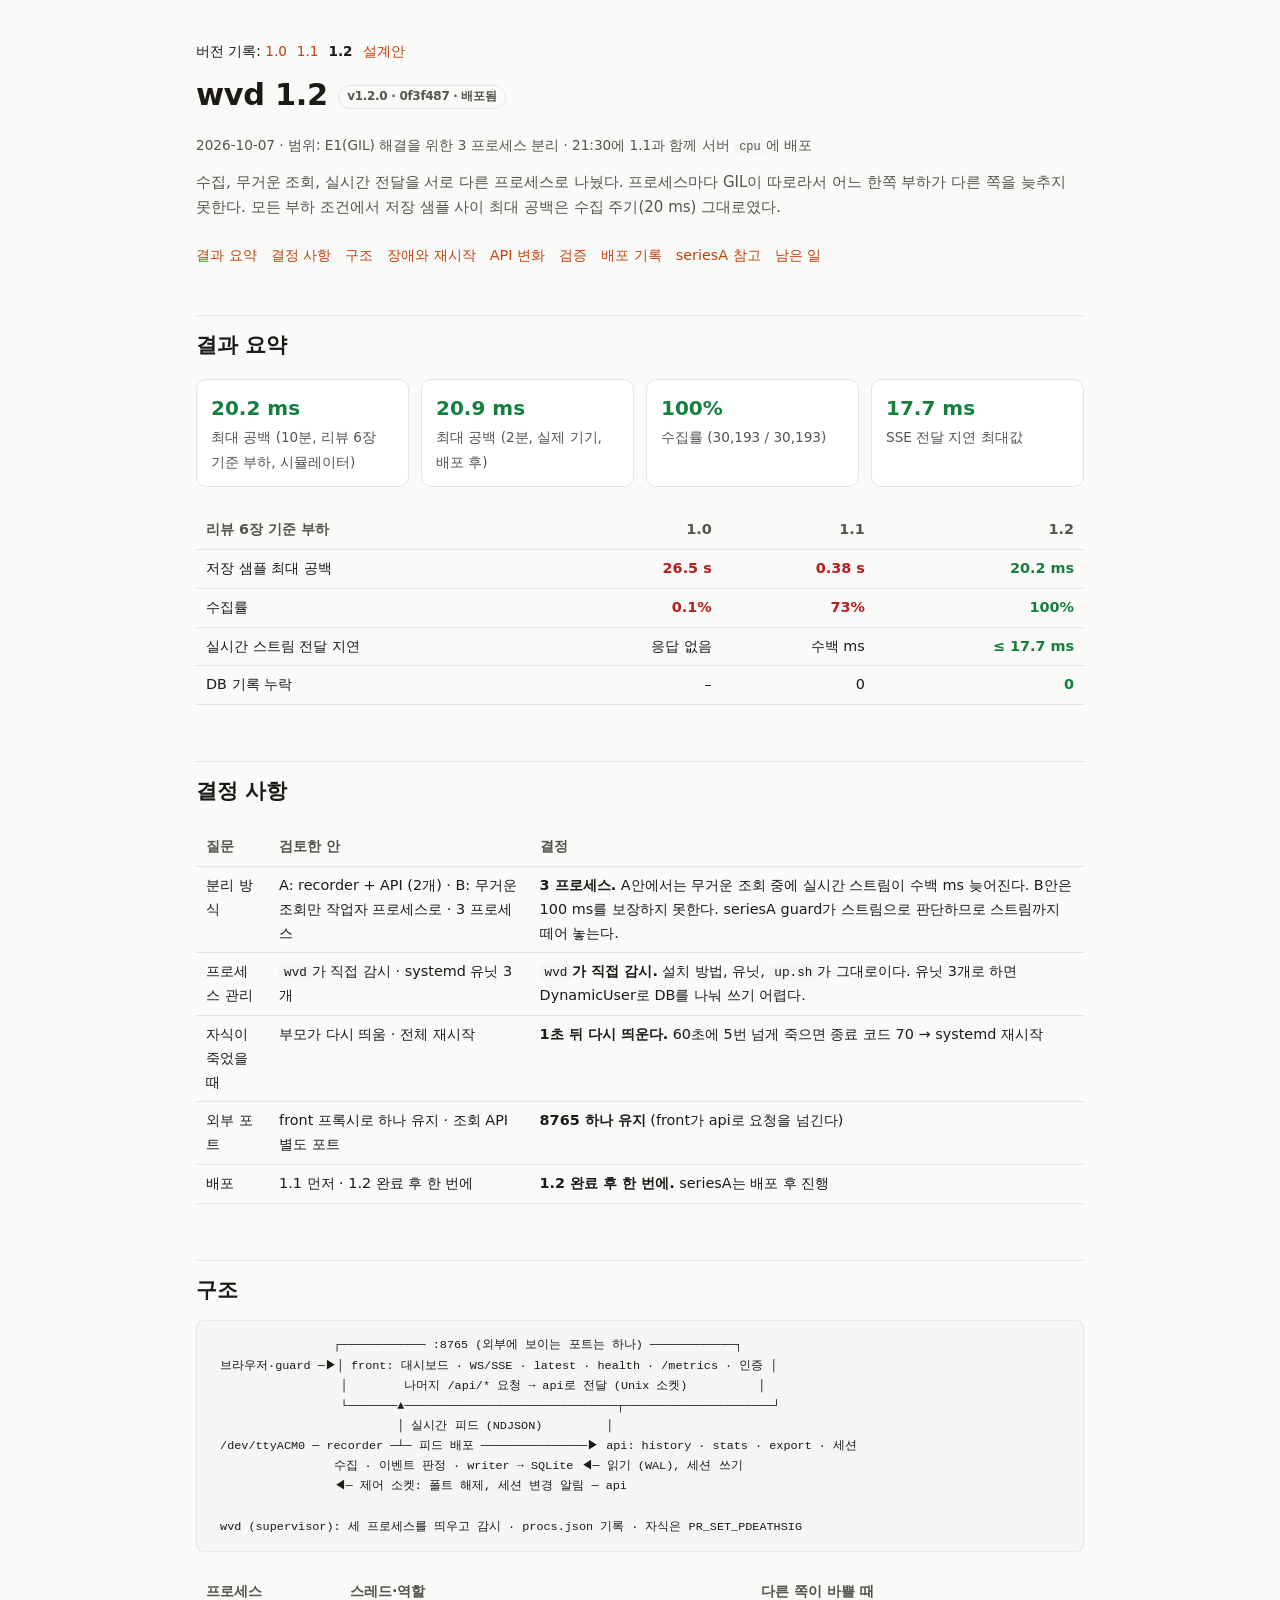
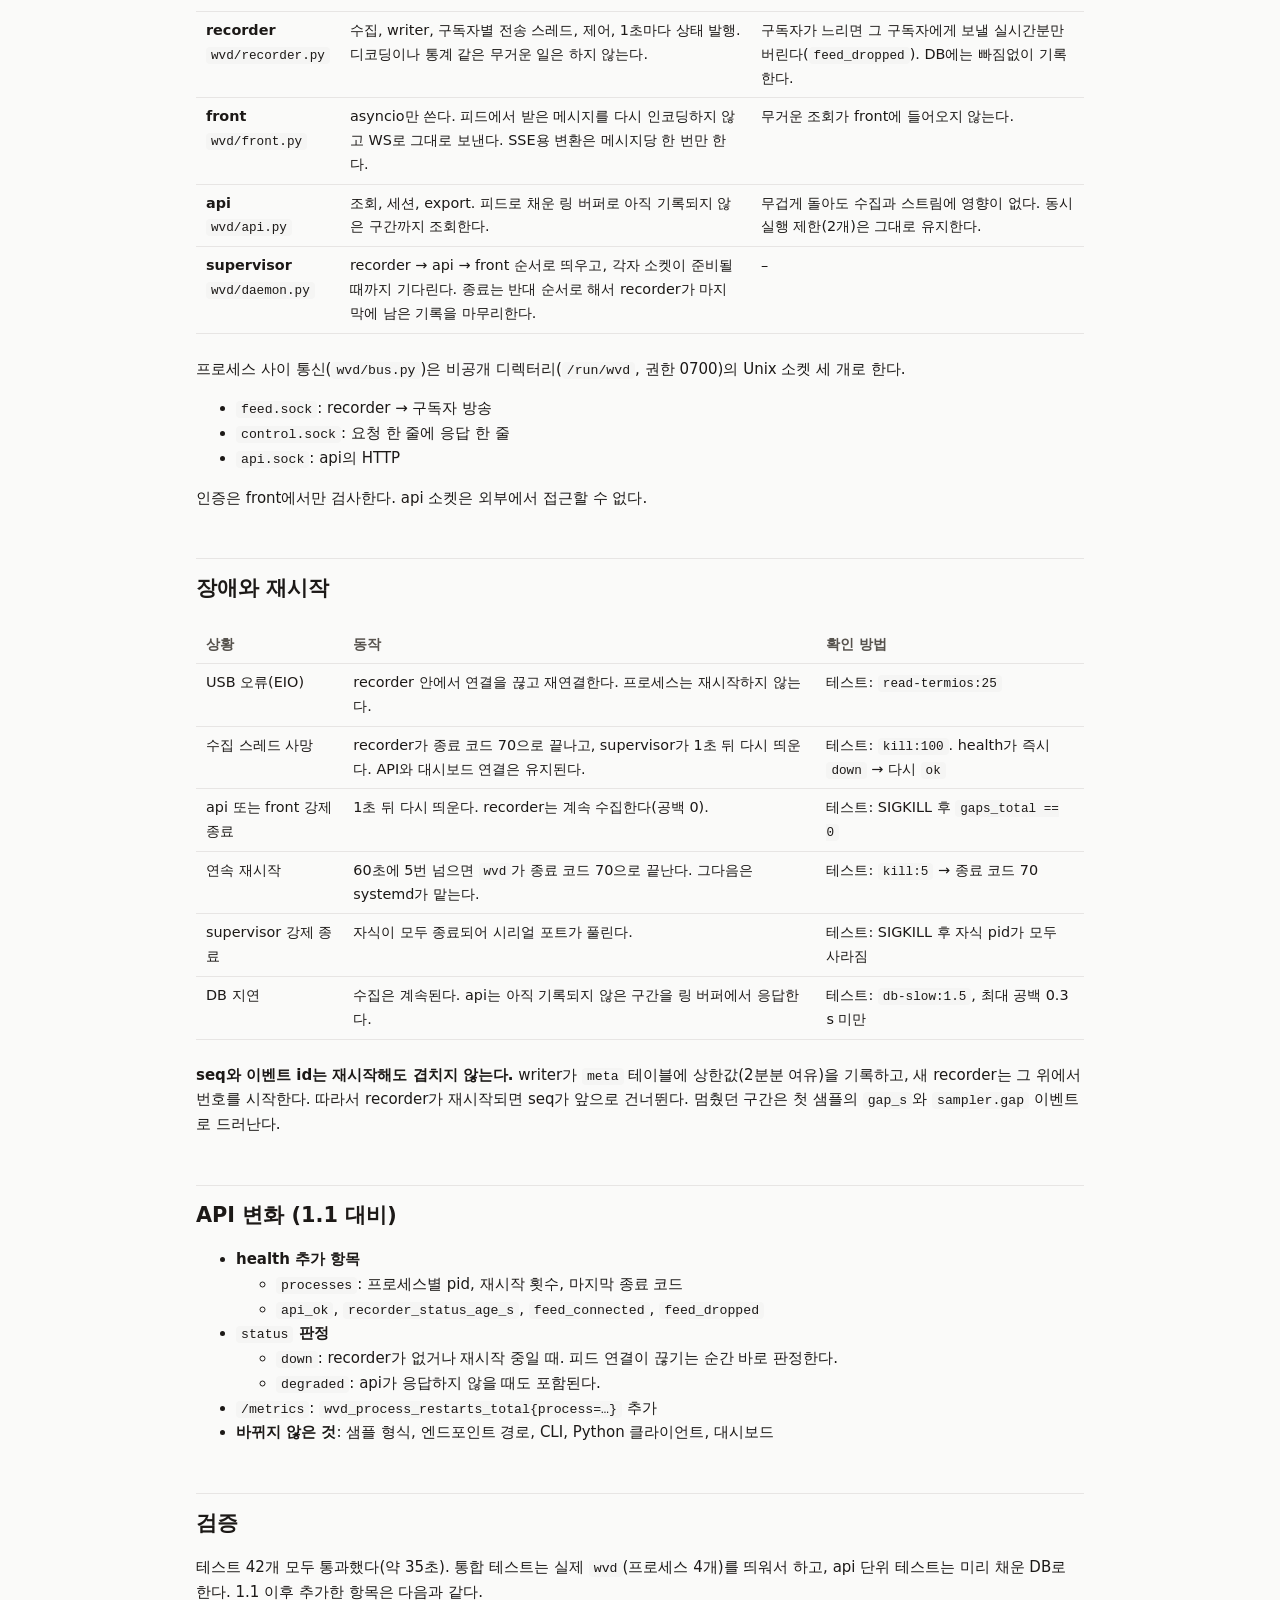
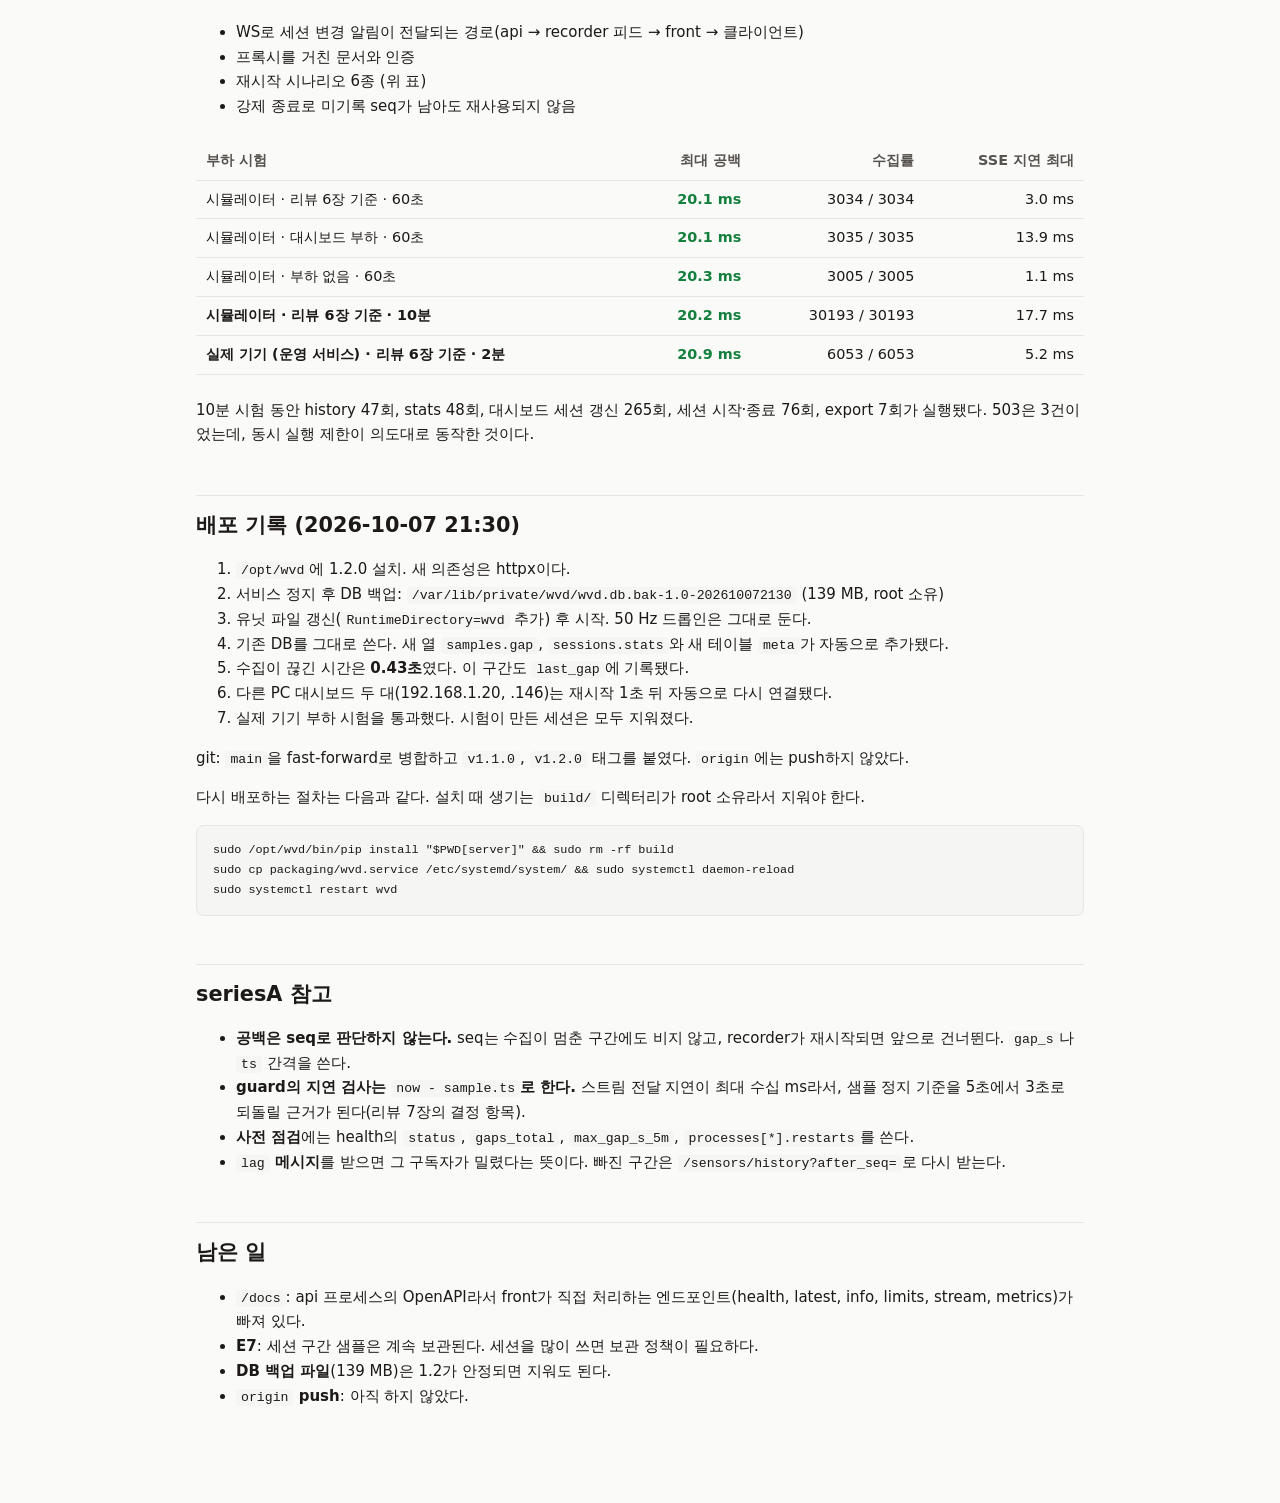
<file: docs/v1.2.html>
<!doctype html>
<html lang="ko">
<head>
<meta charset="utf-8">
<meta name="viewport" content="width=device-width, initial-scale=1">
<title>wvd 1.2 기록</title>
<style>
  :root {
    --bg: #fafaf9; --surface: #ffffff; --text: #1c1917; --muted: #57534e;
    --border: #e7e5e4; --accent: #c2410c; --accent-soft: #fff7ed; --code-bg: #f5f5f4;
    --ok: #15803d; --ok-soft: #f0fdf4; --bad: #b91c1c; --bad-soft: #fef2f2;
  }
  @media (prefers-color-scheme: dark) {
    :root:not([data-theme="light"]) {
      --bg: #141210; --surface: #1c1917; --text: #f5f5f4; --muted: #a8a29e;
      --border: #2e2a27; --accent: #fb923c; --accent-soft: #2a1a10; --code-bg: #252220;
      --ok: #4ade80; --ok-soft: #0f2417; --bad: #f87171; --bad-soft: #2a1212;
    }
  }
  :root[data-theme="dark"] {
    --bg: #141210; --surface: #1c1917; --text: #f5f5f4; --muted: #a8a29e;
    --border: #2e2a27; --accent: #fb923c; --accent-soft: #2a1a10; --code-bg: #252220;
    --ok: #4ade80; --ok-soft: #0f2417; --bad: #f87171; --bad-soft: #2a1212;
  }
  * { box-sizing: border-box; }
  body { margin: 0; background: var(--bg); color: var(--text);
    font: 15px/1.65 system-ui, -apple-system, "Segoe UI", "Noto Sans KR", sans-serif; }
  main { max-width: 920px; margin: 0 auto; padding: 40px 16px 80px; }
  h1 { font-size: 1.9rem; margin: 0 0 4px; letter-spacing: -0.01em; }
  h2 { font-size: 1.3rem; margin: 48px 0 12px; padding-top: 12px; border-top: 1px solid var(--border); }
  h3 { font-size: 1.05rem; margin: 28px 0 8px; }
  p, li { color: var(--text); }
  .lede { color: var(--muted); margin: 0 0 24px; }
  .meta { color: var(--muted); font-size: 0.85rem; }
  code { font: 0.88em ui-monospace, SFMono-Regular, Menlo, monospace; background: var(--code-bg);
    padding: 1px 5px; border-radius: 4px; }
  pre { background: var(--code-bg); border: 1px solid var(--border); border-radius: 8px;
    padding: 14px 16px; overflow-x: auto; font: 0.84rem/1.5 ui-monospace, SFMono-Regular, Menlo, monospace; }
  pre code { background: none; padding: 0; }
  .table-wrap { overflow-x: auto; }
  table { border-collapse: collapse; width: 100%; font-size: 0.9rem; margin: 8px 0; }
  th, td { text-align: left; padding: 7px 10px; border-bottom: 1px solid var(--border); vertical-align: top; }
  th { color: var(--muted); font-weight: 600; }
  td.num, th.num { text-align: right; font-variant-numeric: tabular-nums; white-space: nowrap; }
  .callout { background: var(--accent-soft); border-left: 3px solid var(--accent);
    padding: 12px 16px; border-radius: 0 8px 8px 0; margin: 16px 0; }
  .callout.ok { background: var(--ok-soft); border-color: var(--ok); }
  .callout.bad { background: var(--bad-soft); border-color: var(--bad); }
  .grid { display: grid; grid-template-columns: repeat(auto-fit, minmax(190px, 1fr)); gap: 12px; margin: 16px 0; }
  .card { background: var(--surface); border: 1px solid var(--border); border-radius: 10px; padding: 12px 14px; }
  .card b { display: block; font-size: 1.25rem; font-variant-numeric: tabular-nums; }
  .card span { color: var(--muted); font-size: 0.85rem; }
  .ok { color: var(--ok); font-weight: 600; }
  .bad { color: var(--bad); font-weight: 600; }
  .tag { display: inline-block; font-size: 0.75rem; font-weight: 600; padding: 1px 8px; border-radius: 999px;
    border: 1px solid var(--border); color: var(--muted); vertical-align: middle; }
  nav { margin: 16px 0 0; font-size: 0.9rem; }
  nav a { color: var(--accent); margin-right: 14px; text-decoration: none; }
  nav a.here { color: var(--text); font-weight: 600; }
  .versions { margin: 0 0 8px; font-size: 0.85rem; }
  .versions a { color: var(--accent); text-decoration: none; margin-right: 10px; }
  .versions a.here { color: var(--text); font-weight: 600; }
</style>
</head>
<body>
<main>
<p class="versions">버전 기록: <a href="v1.0.html">1.0</a><a href="v1.1.html">1.1</a><a href="v1.2.html" class="here">1.2</a><a href="design.html">설계안</a></p>
<h1>wvd 1.2 <span class="tag">v1.2.0 · 0f3f487 · 배포됨</span></h1>
<p class="meta">2026-10-07 · 범위: E1(GIL) 해결을 위한 3 프로세스 분리 · 21:30에 1.1과 함께 서버 <code>cpu</code>에 배포</p>
<p class="lede">수집, 무거운 조회, 실시간 전달을 서로 다른 프로세스로 나눴다. 프로세스마다 GIL이 따로라서 어느 한쪽 부하가 다른 쪽을 늦추지 못한다. 모든 부하 조건에서 저장 샘플 사이 최대 공백은 수집 주기(20 ms) 그대로였다.</p>
<nav><a href="#results">결과 요약</a><a href="#decisions">결정 사항</a><a href="#arch">구조</a><a href="#restart">장애와 재시작</a><a href="#api">API 변화</a><a href="#verify">검증</a><a href="#deploy">배포 기록</a><a href="#seriesa">seriesA 참고</a><a href="#todo">남은 일</a></nav>

<h2 id="results">결과 요약</h2>
<div class="grid">
  <div class="card"><b class="ok">20.2 ms</b><span>최대 공백 (10분, 리뷰 6장 기준 부하, 시뮬레이터)</span></div>
  <div class="card"><b class="ok">20.9 ms</b><span>최대 공백 (2분, 실제 기기, 배포 후)</span></div>
  <div class="card"><b class="ok">100%</b><span>수집률 (30,193 / 30,193)</span></div>
  <div class="card"><b class="ok">17.7 ms</b><span>SSE 전달 지연 최대값</span></div>
</div>
<div class="table-wrap"><table>
  <tr><th>리뷰 6장 기준 부하</th><th class="num">1.0</th><th class="num">1.1</th><th class="num">1.2</th></tr>
  <tr><td>저장 샘플 최대 공백</td><td class="num bad">26.5 s</td><td class="num bad">0.38 s</td><td class="num ok">20.2 ms</td></tr>
  <tr><td>수집률</td><td class="num bad">0.1%</td><td class="num bad">73%</td><td class="num ok">100%</td></tr>
  <tr><td>실시간 스트림 전달 지연</td><td class="num">응답 없음</td><td class="num">수백 ms</td><td class="num ok">≤ 17.7 ms</td></tr>
  <tr><td>DB 기록 누락</td><td class="num">–</td><td class="num">0</td><td class="num ok">0</td></tr>
</table></div>

<h2 id="decisions">결정 사항</h2>
<div class="table-wrap"><table>
  <tr><th>질문</th><th>검토한 안</th><th>결정</th></tr>
  <tr><td>분리 방식</td><td>A: recorder + API (2개) · B: 무거운 조회만 작업자 프로세스로 · 3 프로세스</td><td><b>3 프로세스.</b> A안에서는 무거운 조회 중에 실시간 스트림이 수백 ms 늦어진다. B안은 100 ms를 보장하지 못한다. seriesA guard가 스트림으로 판단하므로 스트림까지 떼어 놓는다.</td></tr>
  <tr><td>프로세스 관리</td><td><code>wvd</code>가 직접 감시 · systemd 유닛 3개</td><td><b><code>wvd</code>가 직접 감시.</b> 설치 방법, 유닛, <code>up.sh</code>가 그대로이다. 유닛 3개로 하면 DynamicUser로 DB를 나눠 쓰기 어렵다.</td></tr>
  <tr><td>자식이 죽었을 때</td><td>부모가 다시 띄움 · 전체 재시작</td><td><b>1초 뒤 다시 띄운다.</b> 60초에 5번 넘게 죽으면 종료 코드 70 → systemd 재시작</td></tr>
  <tr><td>외부 포트</td><td>front 프록시로 하나 유지 · 조회 API 별도 포트</td><td><b>8765 하나 유지</b> (front가 api로 요청을 넘긴다)</td></tr>
  <tr><td>배포</td><td>1.1 먼저 · 1.2 완료 후 한 번에</td><td><b>1.2 완료 후 한 번에.</b> seriesA는 배포 후 진행</td></tr>
</table></div>

<h2 id="arch">구조</h2>
<pre><code>                 ┌──────────── :8765 (외부에 보이는 포트는 하나) ────────────┐
 브라우저·guard ─▶│ front: 대시보드 · WS/SSE · latest · health · /metrics · 인증 │
                  │        나머지 /api/* 요청 → api로 전달 (Unix 소켓)          │
                  └───────▲──────────────────────────────┬─────────────────────┘
                          │ 실시간 피드 (NDJSON)         │
 /dev/ttyACM0 ─ recorder ─┴─ 피드 배포 ───────────────▶ api: history · stats · export · 세션
                 수집 · 이벤트 판정 · writer → SQLite ◀─ 읽기 (WAL), 세션 쓰기
                 ◀─ 제어 소켓: 폴트 해제, 세션 변경 알림 ─ api

 wvd (supervisor): 세 프로세스를 띄우고 감시 · procs.json 기록 · 자식은 PR_SET_PDEATHSIG</code></pre>
<div class="table-wrap"><table>
  <tr><th>프로세스</th><th>스레드·역할</th><th>다른 쪽이 바쁠 때</th></tr>
  <tr><td><b>recorder</b><br><code>wvd/recorder.py</code></td><td>수집, writer, 구독자별 전송 스레드, 제어, 1초마다 상태 발행. 디코딩이나 통계 같은 무거운 일은 하지 않는다.</td><td>구독자가 느리면 그 구독자에게 보낼 실시간분만 버린다(<code>feed_dropped</code>). DB에는 빠짐없이 기록한다.</td></tr>
  <tr><td><b>front</b><br><code>wvd/front.py</code></td><td>asyncio만 쓴다. 피드에서 받은 메시지를 다시 인코딩하지 않고 WS로 그대로 보낸다. SSE용 변환은 메시지당 한 번만 한다.</td><td>무거운 조회가 front에 들어오지 않는다.</td></tr>
  <tr><td><b>api</b><br><code>wvd/api.py</code></td><td>조회, 세션, export. 피드로 채운 링 버퍼로 아직 기록되지 않은 구간까지 조회한다.</td><td>무겁게 돌아도 수집과 스트림에 영향이 없다. 동시 실행 제한(2개)은 그대로 유지한다.</td></tr>
  <tr><td><b>supervisor</b><br><code>wvd/daemon.py</code></td><td>recorder → api → front 순서로 띄우고, 각자 소켓이 준비될 때까지 기다린다. 종료는 반대 순서로 해서 recorder가 마지막에 남은 기록을 마무리한다.</td><td>–</td></tr>
</table></div>
<p>프로세스 사이 통신(<code>wvd/bus.py</code>)은 비공개 디렉터리(<code>/run/wvd</code>, 권한 0700)의 Unix 소켓 세 개로 한다.</p>
<ul>
  <li><code>feed.sock</code>: recorder → 구독자 방송</li>
  <li><code>control.sock</code>: 요청 한 줄에 응답 한 줄</li>
  <li><code>api.sock</code>: api의 HTTP</li>
</ul>
<p>인증은 front에서만 검사한다. api 소켓은 외부에서 접근할 수 없다.</p>

<h2 id="restart">장애와 재시작</h2>
<div class="table-wrap"><table>
  <tr><th>상황</th><th>동작</th><th>확인 방법</th></tr>
  <tr><td>USB 오류(EIO)</td><td>recorder 안에서 연결을 끊고 재연결한다. 프로세스는 재시작하지 않는다.</td><td>테스트: <code>read-termios:25</code></td></tr>
  <tr><td>수집 스레드 사망</td><td>recorder가 종료 코드 70으로 끝나고, supervisor가 1초 뒤 다시 띄운다. API와 대시보드 연결은 유지된다.</td><td>테스트: <code>kill:100</code>. health가 즉시 <code>down</code> → 다시 <code>ok</code></td></tr>
  <tr><td>api 또는 front 강제 종료</td><td>1초 뒤 다시 띄운다. recorder는 계속 수집한다(공백 0).</td><td>테스트: SIGKILL 후 <code>gaps_total == 0</code></td></tr>
  <tr><td>연속 재시작</td><td>60초에 5번 넘으면 <code>wvd</code>가 종료 코드 70으로 끝난다. 그다음은 systemd가 맡는다.</td><td>테스트: <code>kill:5</code> → 종료 코드 70</td></tr>
  <tr><td>supervisor 강제 종료</td><td>자식이 모두 종료되어 시리얼 포트가 풀린다.</td><td>테스트: SIGKILL 후 자식 pid가 모두 사라짐</td></tr>
  <tr><td>DB 지연</td><td>수집은 계속된다. api는 아직 기록되지 않은 구간을 링 버퍼에서 응답한다.</td><td>테스트: <code>db-slow:1.5</code>, 최대 공백 0.3 s 미만</td></tr>
</table></div>
<p><b>seq와 이벤트 id는 재시작해도 겹치지 않는다.</b> writer가 <code>meta</code> 테이블에 상한값(2분분 여유)을 기록하고, 새 recorder는 그 위에서 번호를 시작한다. 따라서 recorder가 재시작되면 seq가 앞으로 건너뛴다. 멈췄던 구간은 첫 샘플의 <code>gap_s</code>와 <code>sampler.gap</code> 이벤트로 드러난다.</p>

<h2 id="api">API 변화 (1.1 대비)</h2>
<ul>
  <li><b>health 추가 항목</b>
    <ul>
      <li><code>processes</code>: 프로세스별 pid, 재시작 횟수, 마지막 종료 코드</li>
      <li><code>api_ok</code>, <code>recorder_status_age_s</code>, <code>feed_connected</code>, <code>feed_dropped</code></li>
    </ul></li>
  <li><b><code>status</code> 판정</b>
    <ul>
      <li><code>down</code>: recorder가 없거나 재시작 중일 때. 피드 연결이 끊기는 순간 바로 판정한다.</li>
      <li><code>degraded</code>: api가 응답하지 않을 때도 포함된다.</li>
    </ul></li>
  <li><b><code>/metrics</code></b>: <code>wvd_process_restarts_total{process=…}</code> 추가</li>
  <li><b>바뀌지 않은 것</b>: 샘플 형식, 엔드포인트 경로, CLI, Python 클라이언트, 대시보드</li>
</ul>

<h2 id="verify">검증</h2>
<p>테스트 42개 모두 통과했다(약 35초). 통합 테스트는 실제 <code>wvd</code>(프로세스 4개)를 띄워서 하고, api 단위 테스트는 미리 채운 DB로 한다. 1.1 이후 추가한 항목은 다음과 같다.</p>
<ul>
  <li>WS로 세션 변경 알림이 전달되는 경로(api → recorder 피드 → front → 클라이언트)</li>
  <li>프록시를 거친 문서와 인증</li>
  <li>재시작 시나리오 6종 (위 표)</li>
  <li>강제 종료로 미기록 seq가 남아도 재사용되지 않음</li>
</ul>
<div class="table-wrap"><table>
  <tr><th>부하 시험</th><th class="num">최대 공백</th><th class="num">수집률</th><th class="num">SSE 지연 최대</th></tr>
  <tr><td>시뮬레이터 · 리뷰 6장 기준 · 60초</td><td class="num ok">20.1 ms</td><td class="num">3034 / 3034</td><td class="num">3.0 ms</td></tr>
  <tr><td>시뮬레이터 · 대시보드 부하 · 60초</td><td class="num ok">20.1 ms</td><td class="num">3035 / 3035</td><td class="num">13.9 ms</td></tr>
  <tr><td>시뮬레이터 · 부하 없음 · 60초</td><td class="num ok">20.3 ms</td><td class="num">3005 / 3005</td><td class="num">1.1 ms</td></tr>
  <tr><td><b>시뮬레이터 · 리뷰 6장 기준 · 10분</b></td><td class="num ok">20.2 ms</td><td class="num">30193 / 30193</td><td class="num">17.7 ms</td></tr>
  <tr><td><b>실제 기기 (운영 서비스) · 리뷰 6장 기준 · 2분</b></td><td class="num ok">20.9 ms</td><td class="num">6053 / 6053</td><td class="num">5.2 ms</td></tr>
</table></div>
<p>10분 시험 동안 history 47회, stats 48회, 대시보드 세션 갱신 265회, 세션 시작·종료 76회, export 7회가 실행됐다. 503은 3건이었는데, 동시 실행 제한이 의도대로 동작한 것이다.</p>

<h2 id="deploy">배포 기록 (2026-10-07 21:30)</h2>
<ol>
  <li><code>/opt/wvd</code>에 1.2.0 설치. 새 의존성은 httpx이다.</li>
  <li>서비스 정지 후 DB 백업: <code>/var/lib/private/wvd/wvd.db.bak-1.0-202610072130</code> (139 MB, root 소유)</li>
  <li>유닛 파일 갱신(<code>RuntimeDirectory=wvd</code> 추가) 후 시작. 50 Hz 드롭인은 그대로 둔다.</li>
  <li>기존 DB를 그대로 쓴다. 새 열 <code>samples.gap</code>, <code>sessions.stats</code>와 새 테이블 <code>meta</code>가 자동으로 추가됐다.</li>
  <li>수집이 끊긴 시간은 <b>0.43초</b>였다. 이 구간도 <code>last_gap</code>에 기록됐다.</li>
  <li>다른 PC 대시보드 두 대(192.168.1.20, .146)는 재시작 1초 뒤 자동으로 다시 연결됐다.</li>
  <li>실제 기기 부하 시험을 통과했다. 시험이 만든 세션은 모두 지워졌다.</li>
</ol>
<p>git: <code>main</code>을 fast-forward로 병합하고 <code>v1.1.0</code>, <code>v1.2.0</code> 태그를 붙였다. <code>origin</code>에는 push하지 않았다.</p>
<p>다시 배포하는 절차는 다음과 같다. 설치 때 생기는 <code>build/</code> 디렉터리가 root 소유라서 지워야 한다.</p>
<pre><code>sudo /opt/wvd/bin/pip install "$PWD[server]" &amp;&amp; sudo rm -rf build
sudo cp packaging/wvd.service /etc/systemd/system/ &amp;&amp; sudo systemctl daemon-reload
sudo systemctl restart wvd</code></pre>

<h2 id="seriesa">seriesA 참고</h2>
<ul>
  <li><b>공백은 seq로 판단하지 않는다.</b> seq는 수집이 멈춘 구간에도 비지 않고, recorder가 재시작되면 앞으로 건너뛴다. <code>gap_s</code>나 <code>ts</code> 간격을 쓴다.</li>
  <li><b>guard의 지연 검사는 <code>now - sample.ts</code>로 한다.</b> 스트림 전달 지연이 최대 수십 ms라서, 샘플 정지 기준을 5초에서 3초로 되돌릴 근거가 된다(리뷰 7장의 결정 항목).</li>
  <li><b>사전 점검</b>에는 health의 <code>status</code>, <code>gaps_total</code>, <code>max_gap_s_5m</code>, <code>processes[*].restarts</code>를 쓴다.</li>
  <li><b><code>lag</code> 메시지</b>를 받으면 그 구독자가 밀렸다는 뜻이다. 빠진 구간은 <code>/sensors/history?after_seq=</code>로 다시 받는다.</li>
</ul>

<h2 id="todo">남은 일</h2>
<ul>
  <li><b><code>/docs</code></b>: api 프로세스의 OpenAPI라서 front가 직접 처리하는 엔드포인트(health, latest, info, limits, stream, metrics)가 빠져 있다.</li>
  <li><b>E7</b>: 세션 구간 샘플은 계속 보관된다. 세션을 많이 쓰면 보관 정책이 필요하다.</li>
  <li><b>DB 백업 파일</b>(139 MB)은 1.2가 안정되면 지워도 된다.</li>
  <li><b><code>origin</code> push</b>: 아직 하지 않았다.</li>
</ul>
</main>
</body>
</html>
</file>
